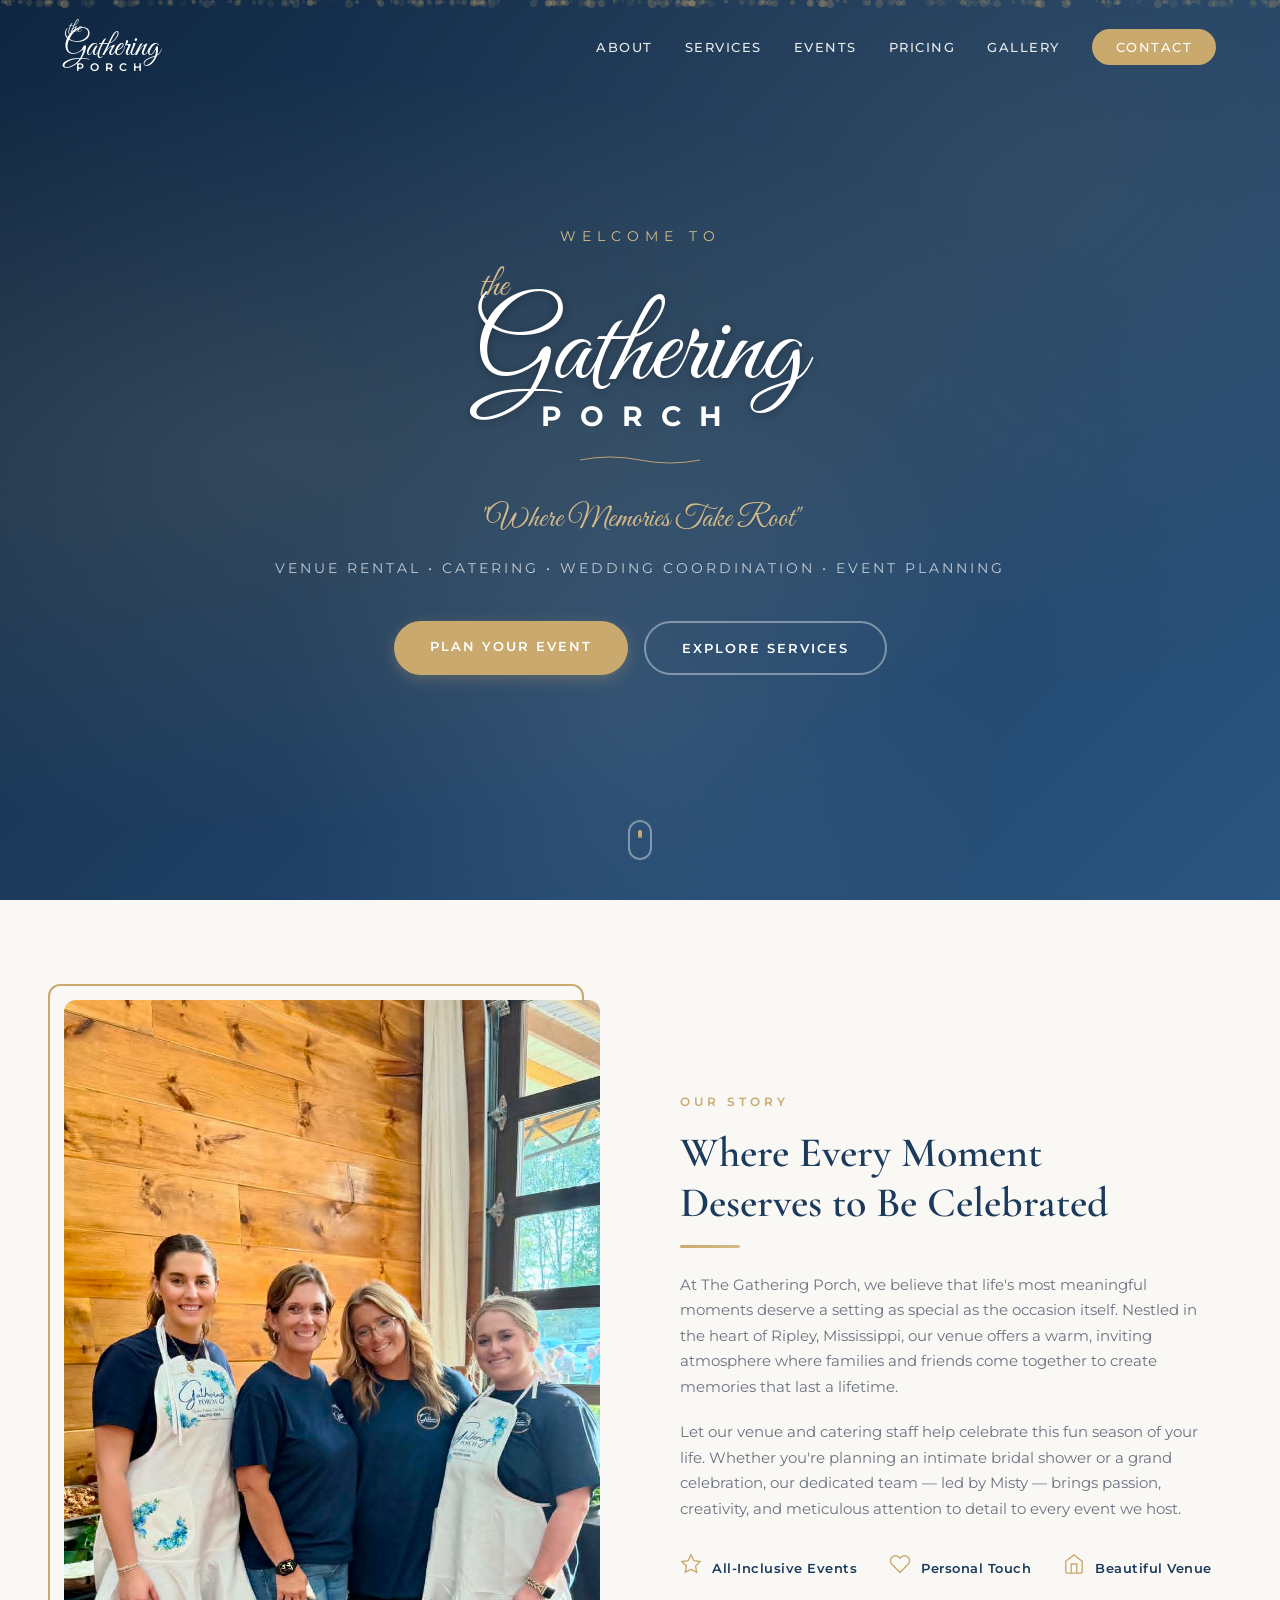
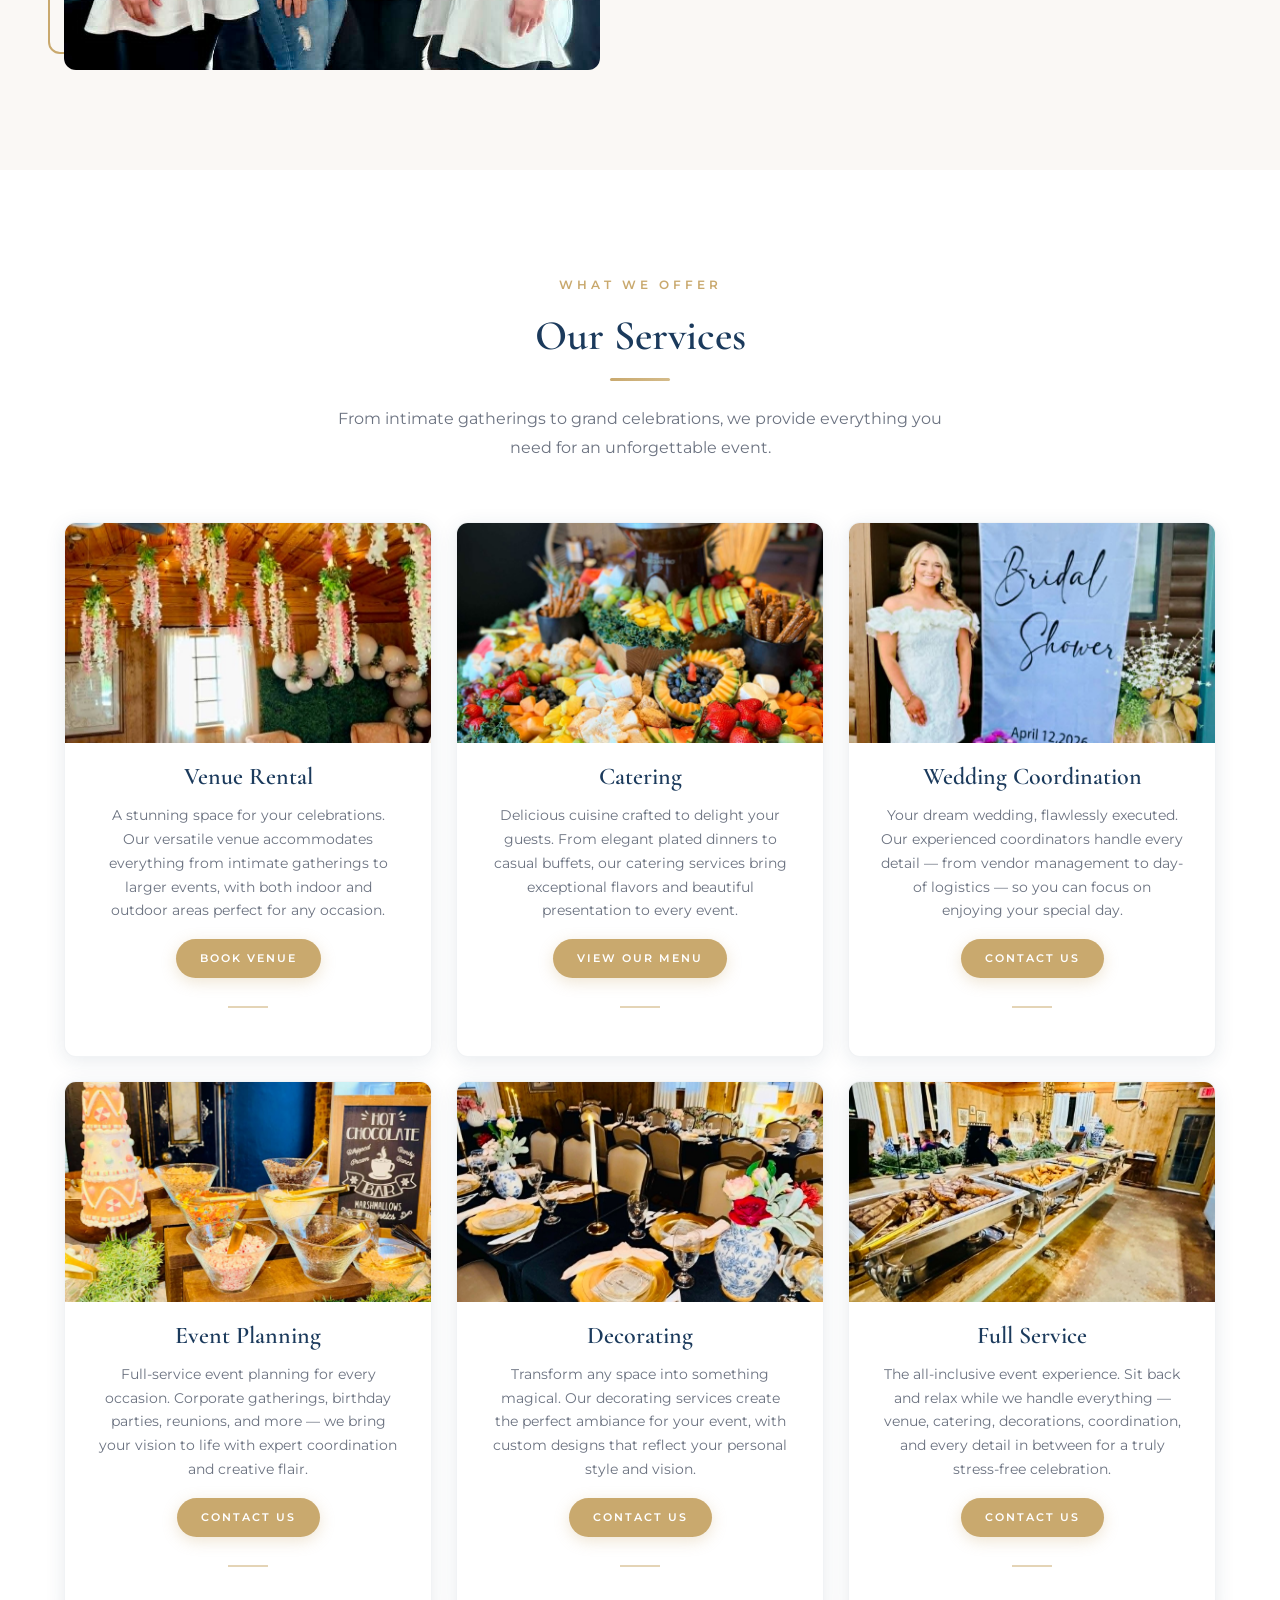
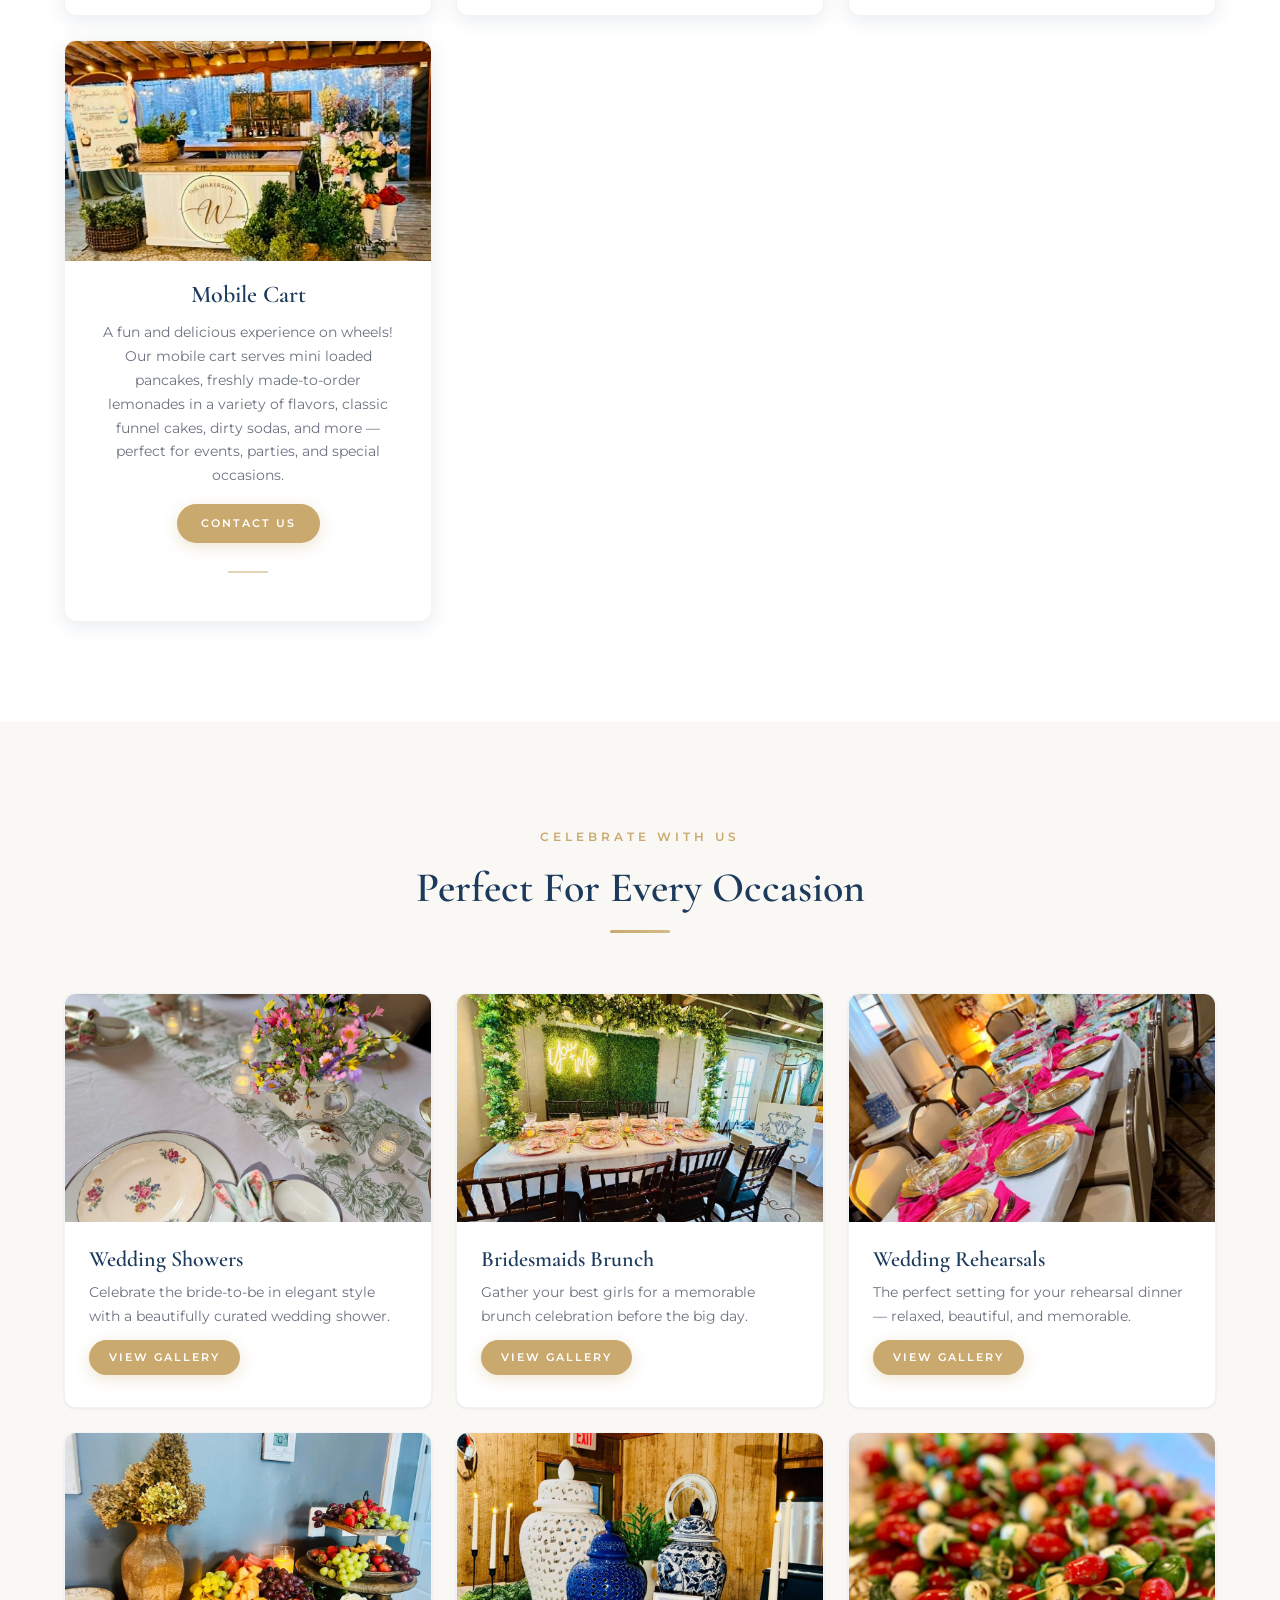
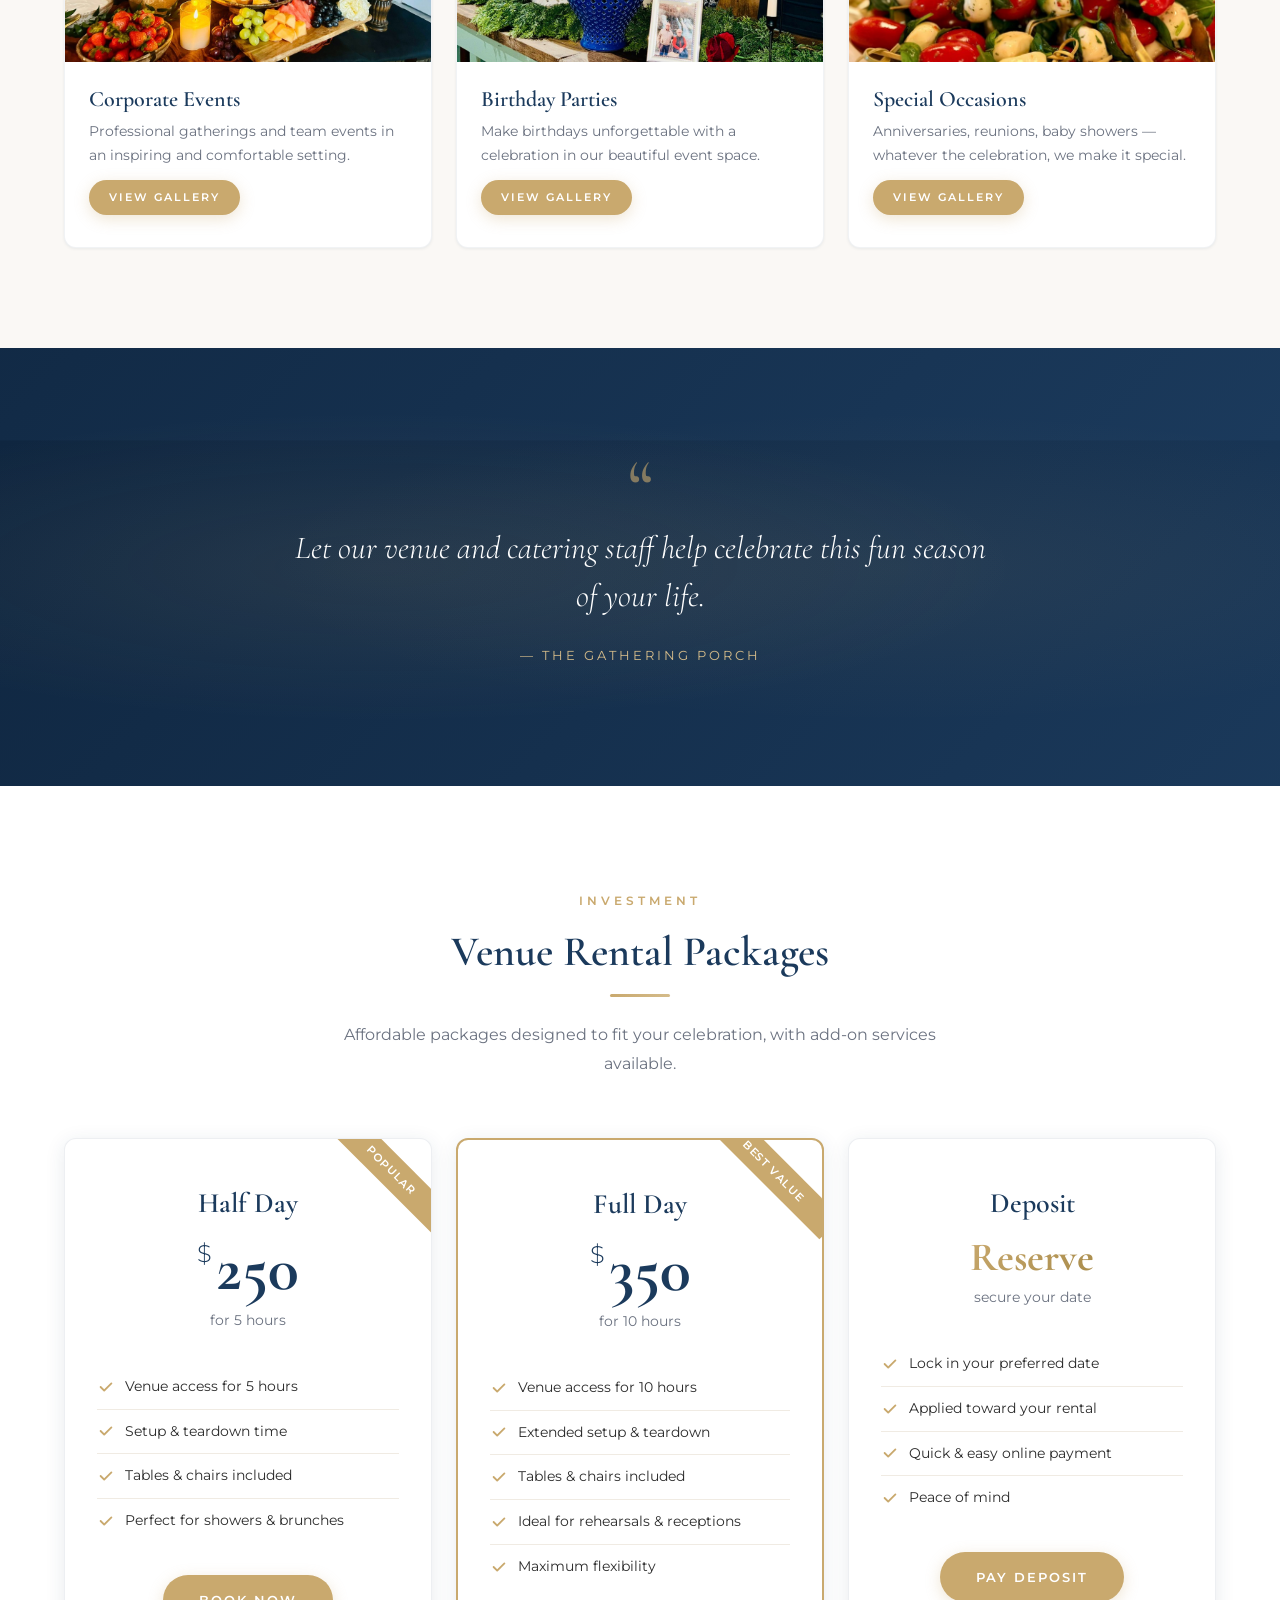
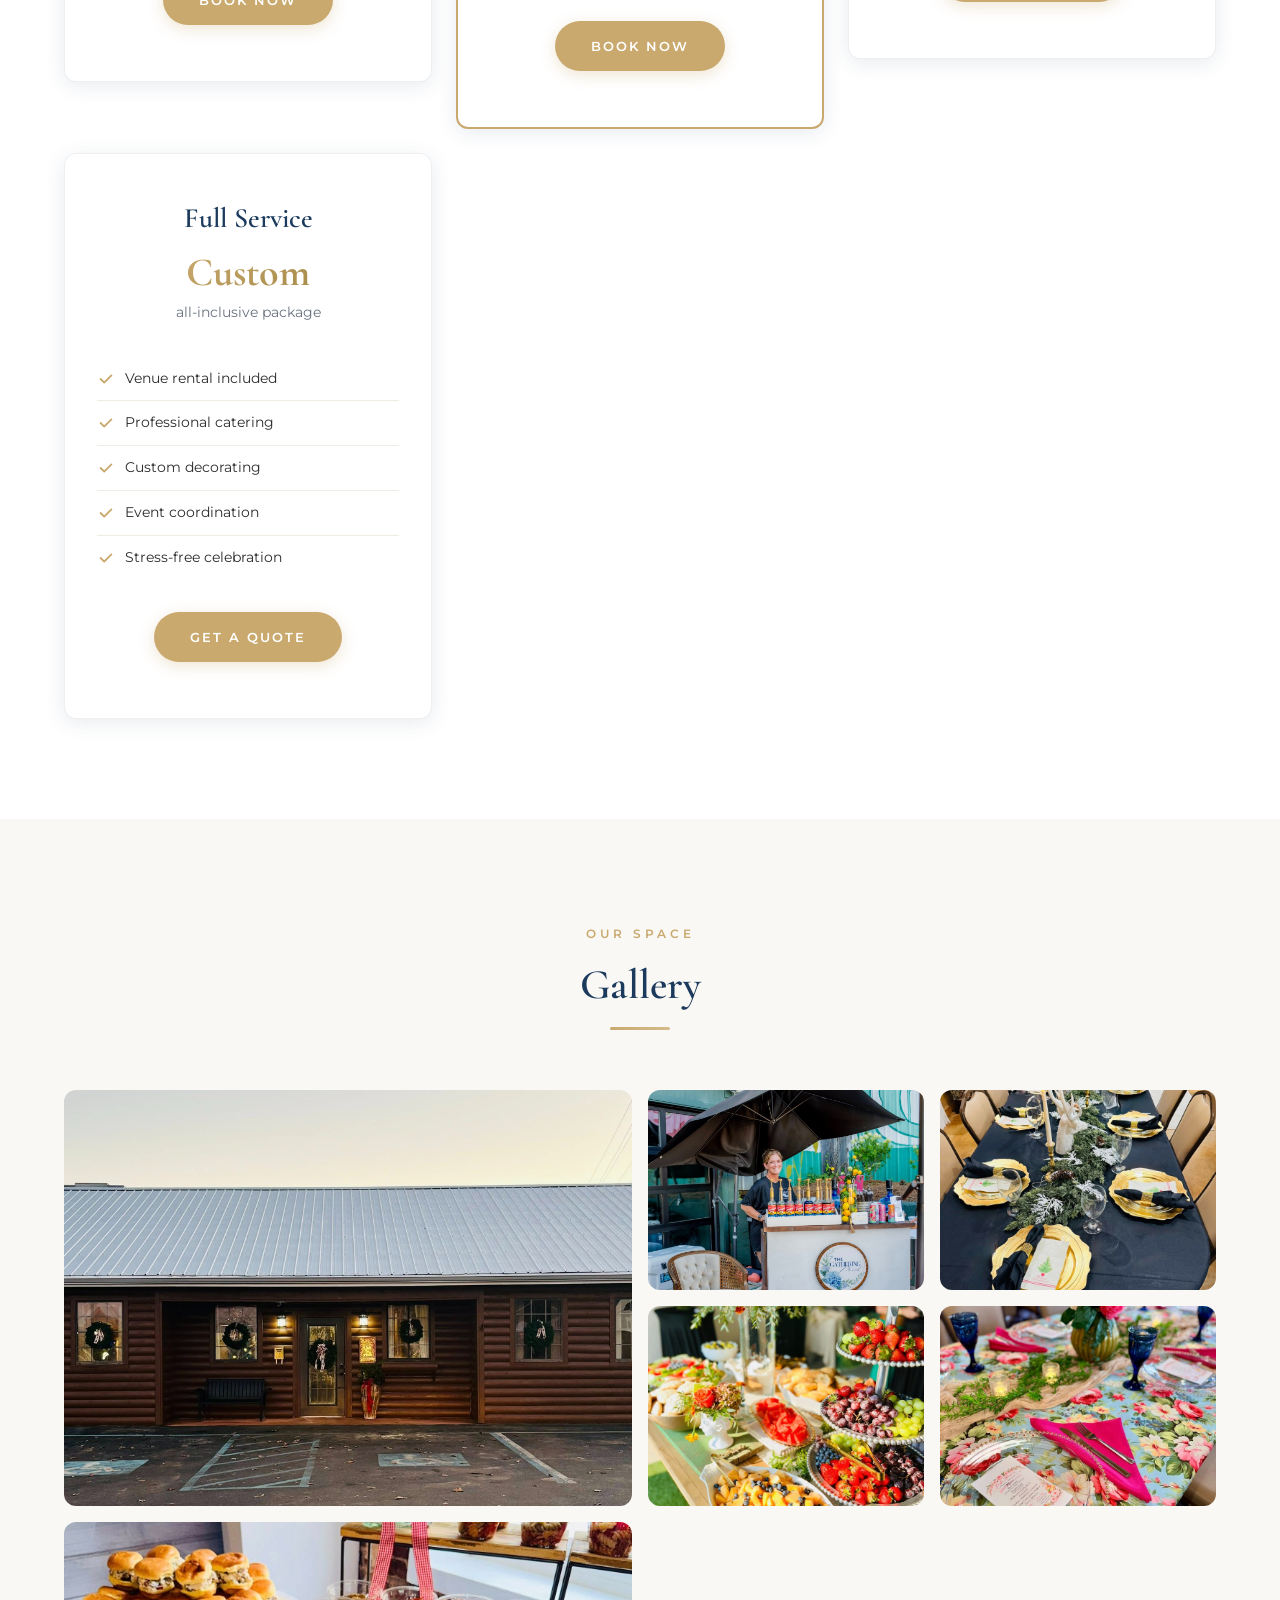
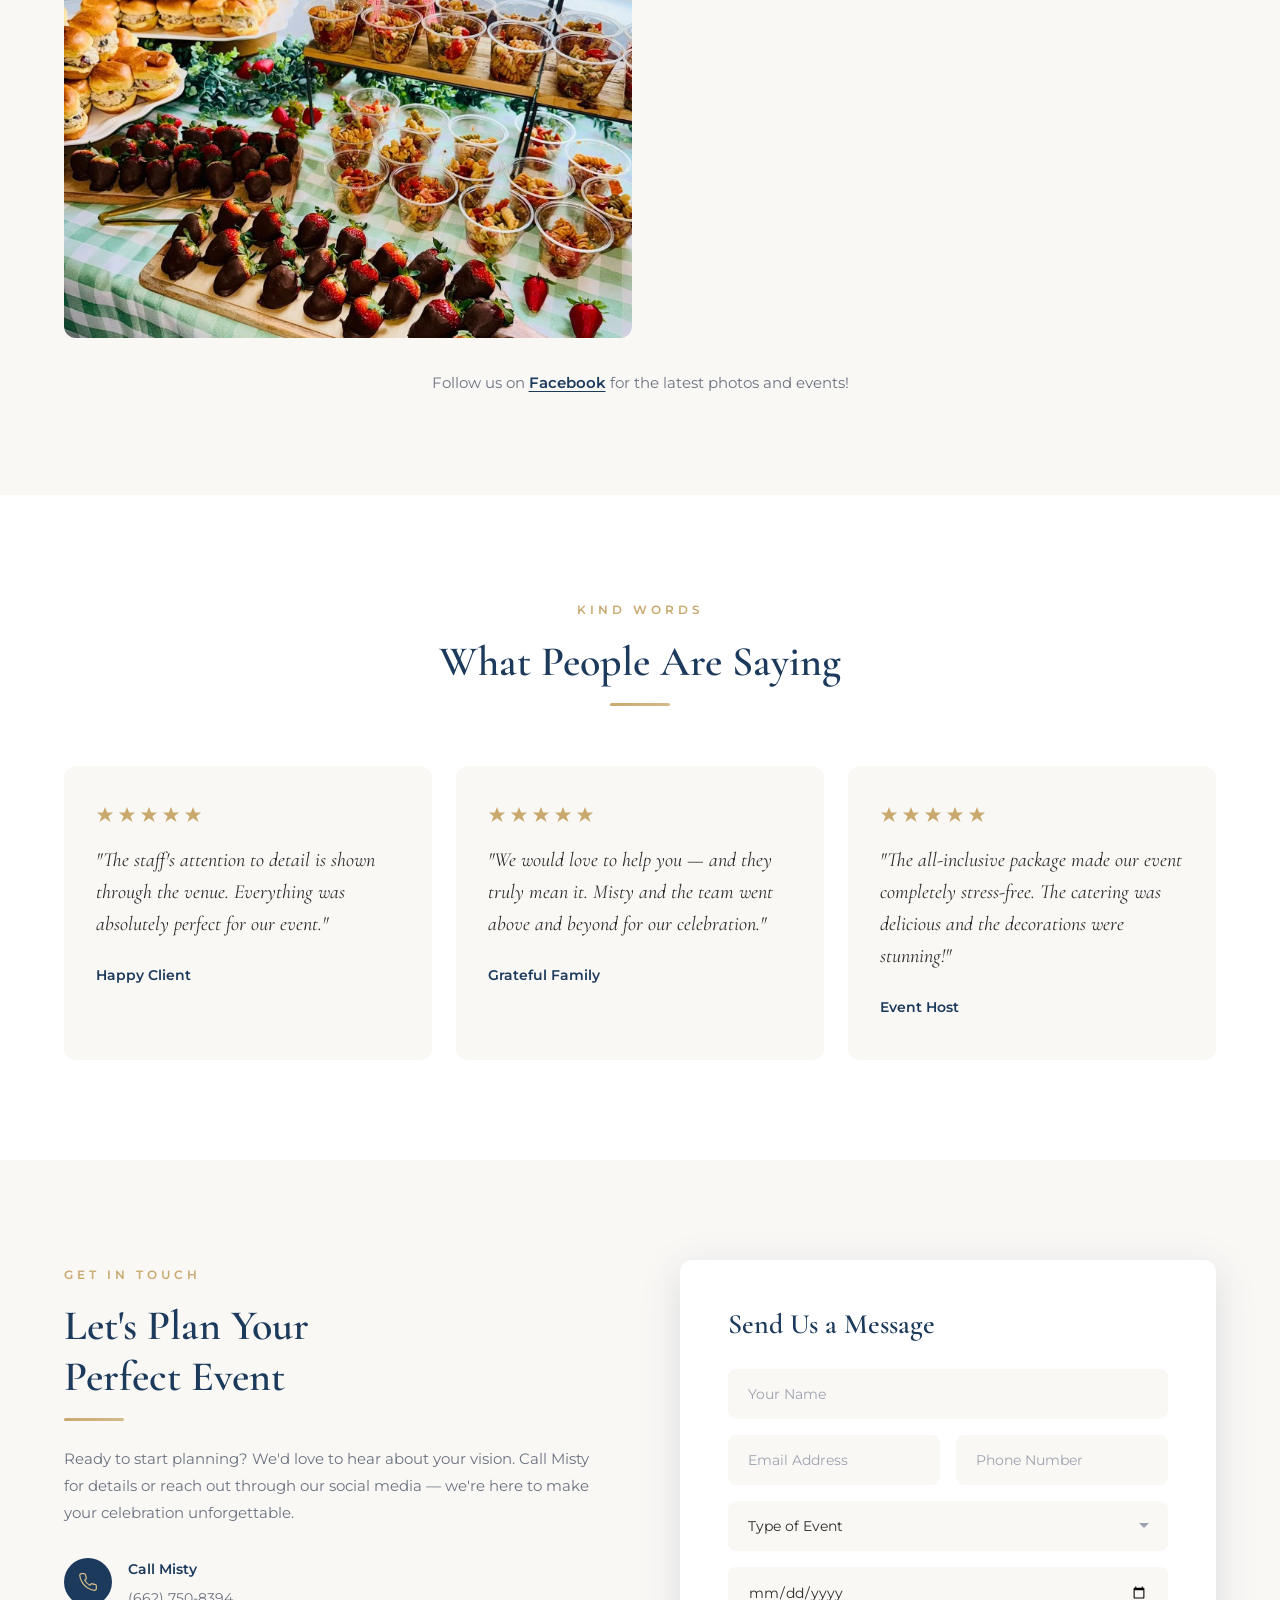
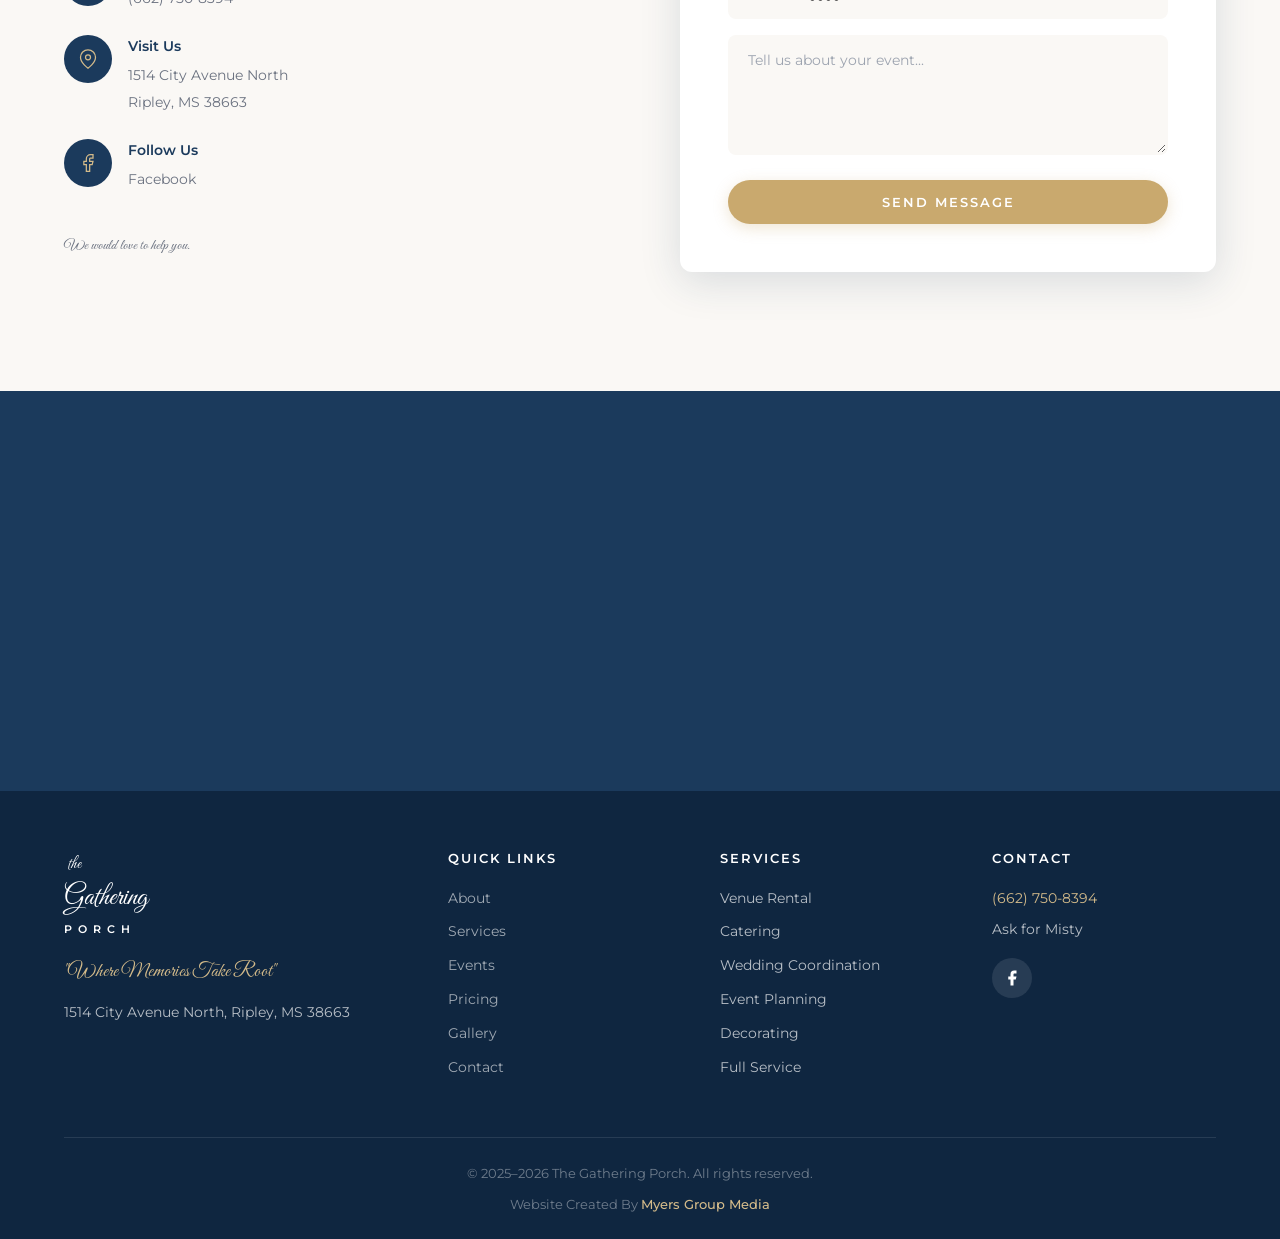
<file: index.html>
<!DOCTYPE html>
<html lang="en">
<head>
  <meta charset="UTF-8">
  <meta name="viewport" content="width=device-width, initial-scale=1.0">

  <!-- Primary SEO -->
  <title>The Gathering Porch Ripley | Venue Rental, Catering & Wedding Coordination — Ripley, MS</title>
  <meta name="description" content="The Gathering Porch in Ripley, MS — premier venue rental, catering, wedding coordination & event planning. Book your wedding shower, bridesmaids brunch, rehearsal dinner or special event. Call Misty (662) 750-8394.">
  <meta name="keywords" content="Gathering Porch, Gathering Porch Ripley, The Gathering Porch, Ripley MS venue, venue rental Ripley Mississippi, catering Ripley MS, wedding coordinator Ripley, event planning Ripley MS, Mississippi wedding venue, wedding shower venue, bridesmaids brunch Ripley, rehearsal dinner venue, event venue Tippah County, Ripley Mississippi events, affordable venue rental Mississippi">
  <meta name="author" content="The Gathering Porch">
  <meta name="robots" content="index, follow">
  <link rel="canonical" href="https://gatheringporchripley.com/">

  <!-- Open Graph / Facebook -->
  <meta property="og:type" content="website">
  <meta property="og:url" content="https://gatheringporchripley.com/">
  <meta property="og:title" content="The Gathering Porch — Where Memories Take Root | Ripley, MS">
  <meta property="og:description" content="Premier venue rental, catering, wedding coordination & event planning in Ripley, Mississippi. Wedding showers, bridesmaids brunches, rehearsal dinners & more. Call Misty (662) 750-8394.">
  <meta property="og:image" content="https://gatheringporchripley.com/og-image.png">
  <meta property="og:image:width" content="1200">
  <meta property="og:image:height" content="630">
  <meta property="og:image:alt" content="The Gathering Porch — Venue Rental, Catering & Event Planning in Ripley, Mississippi">
  <meta property="og:site_name" content="The Gathering Porch">
  <meta property="og:locale" content="en_US">

  <!-- Twitter Card -->
  <meta name="twitter:card" content="summary_large_image">
  <meta name="twitter:title" content="The Gathering Porch — Where Memories Take Root | Ripley, MS">
  <meta name="twitter:description" content="Premier venue rental, catering, wedding coordination & event planning in Ripley, Mississippi.">
  <meta name="twitter:image" content="https://gatheringporchripley.com/og-image.png">

  <!-- Geo/Local SEO -->
  <meta name="geo.region" content="US-MS">
  <meta name="geo.placename" content="Ripley, Mississippi">
  <meta name="geo.position" content="34.7300;-88.9500">
  <meta name="ICBM" content="34.7300, -88.9500">

  <!-- Structured Data / JSON-LD -->
  <script type="application/ld+json">
  {
    "@context": "https://schema.org",
    "@type": "EventVenue",
    "name": "The Gathering Porch",
    "alternateName": "Gathering Porch Ripley",
    "description": "Premier venue rental, catering, wedding coordination and event planning in Ripley, Mississippi. Where Memories Take Root.",
    "url": "https://gatheringporchripley.com",
    "telephone": "+16627508394",
    "address": {
      "@type": "PostalAddress",
      "streetAddress": "1514 City Avenue North",
      "addressLocality": "Ripley",
      "addressRegion": "MS",
      "postalCode": "38663",
      "addressCountry": "US"
    },
    "geo": {
      "@type": "GeoCoordinates",
      "latitude": 34.7300,
      "longitude": -88.9500
    },
    "image": "https://gatheringporchripley.com/og-image.png",
    "sameAs": [
      "https://www.facebook.com/p/The-Gathering-Porch-61575511894555/"
    ],
    "openingHoursSpecification": {
      "@type": "OpeningHoursSpecification",
      "dayOfWeek": ["Monday","Tuesday","Wednesday","Thursday","Friday","Saturday","Sunday"],
      "opens": "08:00",
      "closes": "22:00"
    },
    "priceRange": "$250-$350",
    "makesOffer": [
      {
        "@type": "Offer",
        "name": "Half Day Venue Rental",
        "description": "Venue rental for 5 hours including tables and chairs",
        "price": "250.00",
        "priceCurrency": "USD"
      },
      {
        "@type": "Offer",
        "name": "Full Day Venue Rental",
        "description": "Venue rental for 10 hours including tables and chairs",
        "price": "350.00",
        "priceCurrency": "USD"
      }
    ],
    "hasOfferCatalog": {
      "@type": "OfferCatalog",
      "name": "Services",
      "itemListElement": [
        {"@type": "OfferCatalog", "name": "Venue Rental"},
        {"@type": "OfferCatalog", "name": "Catering"},
        {"@type": "OfferCatalog", "name": "Wedding Coordination"},
        {"@type": "OfferCatalog", "name": "Event Planning"},
        {"@type": "OfferCatalog", "name": "Decorating"},
        {"@type": "OfferCatalog", "name": "Full Service Events"}
      ]
    }
  }
  </script>

  <link rel="preconnect" href="https://fonts.googleapis.com">
  <link rel="preconnect" href="https://fonts.gstatic.com" crossorigin>
  <link href="https://fonts.googleapis.com/css2?family=Cormorant+Garamond:ital,wght@0,300;0,400;0,500;0,600;0,700;1,300;1,400;1,500;1,600;1,700&family=Montserrat:wght@300;400;500;600;700&family=Great+Vibes&display=swap" rel="stylesheet">
  <link rel="stylesheet" href="styles.css">
</head>
<body>

  <!-- Navigation -->
  <nav class="navbar" id="navbar">
    <div class="nav-container">
      <a href="#hero" class="nav-logo">
        <span class="nav-logo-the">the</span>
        <span class="nav-logo-main">Gathering</span>
        <span class="nav-logo-sub">PORCH</span>
      </a>
      <button class="nav-toggle" id="navToggle" aria-label="Toggle navigation">
        <span></span><span></span><span></span>
      </button>
      <ul class="nav-menu" id="navMenu">
        <li><a href="#about">About</a></li>
        <li><a href="#services">Services</a></li>
        <li><a href="#events">Events</a></li>
        <li><a href="#pricing">Pricing</a></li>
        <li><a href="#gallery">Gallery</a></li>
        <li><a href="#contact" class="nav-cta">Contact</a></li>
      </ul>
    </div>
  </nav>

  <!-- Hero Section -->
  <section class="hero" id="hero">
    <div class="hero-overlay"></div>
    <div class="hero-particles" id="heroParticles"></div>
    <div class="hero-content">
      <p class="hero-prelude">Welcome to</p>
      <h1 class="hero-title">
        <span class="hero-the">the</span>
        <span class="hero-gathering">Gathering</span>
        <span class="hero-porch">PORCH</span>
      </h1>
      <div class="hero-divider">
        <svg viewBox="0 0 200 20" class="hero-flourish">
          <path d="M0,10 Q50,0 100,10 Q150,20 200,10" fill="none" stroke="currentColor" stroke-width="1.5"/>
        </svg>
      </div>
      <p class="hero-tagline">"Where Memories Take Root"</p>
      <p class="hero-subtitle">Venue Rental &bull; Catering &bull; Wedding Coordination &bull; Event Planning</p>
      <div class="hero-actions">
        <a href="#contact" class="btn btn-primary">Plan Your Event</a>
        <a href="#services" class="btn btn-outline">Explore Services</a>
      </div>
    </div>
    <div class="hero-scroll">
      <a href="#about" aria-label="Scroll down">
        <div class="scroll-indicator">
          <div class="scroll-dot"></div>
        </div>
      </a>
    </div>
  </section>

  <!-- About Section -->
  <section class="section about" id="about">
    <div class="container">
      <div class="about-grid">
        <div class="about-image" data-animate="fade-right">
          <div class="image-frame">
            <div class="image-placeholder about-placeholder" style="background: none;">
              <img src="about-image.jpg?v=3" alt="The Gathering Porch team" style="width: 100%; height: 100%; object-fit: cover; object-position: center;">
            </div>
          </div>
        </div>
        <div class="about-content" data-animate="fade-left">
          <span class="section-label">Our Story</span>
          <h2 class="section-title">Where Every Moment<br>Deserves to Be Celebrated</h2>
          <div class="title-accent"></div>
          <p>At The Gathering Porch, we believe that life's most meaningful moments deserve a setting as special as the occasion itself. Nestled in the heart of Ripley, Mississippi, our venue offers a warm, inviting atmosphere where families and friends come together to create memories that last a lifetime.</p>
          <p>Let our venue and catering staff help celebrate this fun season of your life. Whether you're planning an intimate bridal shower or a grand celebration, our dedicated team — led by Misty — brings passion, creativity, and meticulous attention to detail to every event we host.</p>
          <div class="about-stats">
            <div class="stat">
              <span class="stat-icon">
                <svg viewBox="0 0 24 24" fill="none" stroke="currentColor" stroke-width="1.5"><path d="M12 2L15.09 8.26L22 9.27L17 14.14L18.18 21.02L12 17.77L5.82 21.02L7 14.14L2 9.27L8.91 8.26L12 2Z"/></svg>
              </span>
              <span class="stat-text">All-Inclusive Events</span>
            </div>
            <div class="stat">
              <span class="stat-icon">
                <svg viewBox="0 0 24 24" fill="none" stroke="currentColor" stroke-width="1.5"><path d="M20.84 4.61a5.5 5.5 0 0 0-7.78 0L12 5.67l-1.06-1.06a5.5 5.5 0 0 0-7.78 7.78l1.06 1.06L12 21.23l7.78-7.78 1.06-1.06a5.5 5.5 0 0 0 0-7.78z"/></svg>
              </span>
              <span class="stat-text">Personal Touch</span>
            </div>
            <div class="stat">
              <span class="stat-icon">
                <svg viewBox="0 0 24 24" fill="none" stroke="currentColor" stroke-width="1.5"><path d="M3 9l9-7 9 7v11a2 2 0 0 1-2 2H5a2 2 0 0 1-2-2z"/><polyline points="9 22 9 12 15 12 15 22"/></svg>
              </span>
              <span class="stat-text">Beautiful Venue</span>
            </div>
          </div>
        </div>
      </div>
    </div>
  </section>

  <!-- Services Section -->
  <section class="section services" id="services">
    <div class="services-bg"></div>
    <div class="container">
      <div class="section-header" data-animate="fade-up">
        <span class="section-label">What We Offer</span>
        <h2 class="section-title">Our Services</h2>
        <div class="title-accent center"></div>
        <p class="section-description">From intimate gatherings to grand celebrations, we provide everything you need for an unforgettable event.</p>
      </div>
      <div class="services-grid">
        <div class="service-card" data-animate="fade-up" data-delay="0">
          <div class="service-image">
            <img src="venue-rental.jpg" alt="The Gathering Porch venue interior with hanging floral decorations and elegant seating" loading="lazy">
          </div>
          <h3>Venue Rental</h3>
          <p>A stunning space for your celebrations. Our versatile venue accommodates everything from intimate gatherings to larger events, with both indoor and outdoor areas perfect for any occasion.</p>
          <a href="venue-rental.html" class="btn btn-primary service-btn">Book Venue</a>
          <div class="service-accent"></div>
        </div>
        <div class="service-card" data-animate="fade-up" data-delay="100">
          <div class="service-image">
            <img src="catering.jpg" alt="Chocolate fountain with fresh fruit and treats catering display" loading="lazy">
          </div>
          <h3>Catering</h3>
          <p>Delicious cuisine crafted to delight your guests. From elegant plated dinners to casual buffets, our catering services bring exceptional flavors and beautiful presentation to every event.</p>
          <a href="menu.html" class="btn btn-primary service-btn">View Our Menu</a>
          <div class="service-accent"></div>
        </div>
        <div class="service-card" data-animate="fade-up" data-delay="200">
          <div class="service-image">
            <img src="wedding-coordination.jpg" alt="Woman standing next to a Welcome to Madison's Bridal Shower sign" loading="lazy">
          </div>
          <h3>Wedding Coordination</h3>
          <p>Your dream wedding, flawlessly executed. Our experienced coordinators handle every detail — from vendor management to day-of logistics — so you can focus on enjoying your special day.</p>
          <a href="#contact" class="btn btn-primary service-btn">Contact Us</a>
          <div class="service-accent"></div>
        </div>
        <div class="service-card" data-animate="fade-up" data-delay="300">
          <div class="service-image">
            <img src="event-planning.jpg" alt="A hot chocolate bar setup for an event" loading="lazy">
          </div>
          <h3>Event Planning</h3>
          <p>Full-service event planning for every occasion. Corporate gatherings, birthday parties, reunions, and more — we bring your vision to life with expert coordination and creative flair.</p>
          <a href="#contact" class="btn btn-primary service-btn">Contact Us</a>
          <div class="service-accent"></div>
        </div>
        <div class="service-card" data-animate="fade-up" data-delay="400">
          <div class="service-image">
            <img src="decorating.jpg" alt="A beautifully decorated table setting with flowers, candles, and elegant plates" loading="lazy">
          </div>
          <h3>Decorating</h3>
          <p>Transform any space into something magical. Our decorating services create the perfect ambiance for your event, with custom designs that reflect your personal style and vision.</p>
          <a href="#contact" class="btn btn-primary service-btn">Contact Us</a>
          <div class="service-accent"></div>
        </div>
        <div class="service-card" data-animate="fade-up" data-delay="500">
          <div class="service-image">
            <img src="full-service.jpg" alt="A catering buffet setup for a full service event" loading="lazy">
          </div>
          <h3>Full Service</h3>
          <p>The all-inclusive event experience. Sit back and relax while we handle everything — venue, catering, decorations, coordination, and every detail in between for a truly stress-free celebration.</p>
          <a href="#contact" class="btn btn-primary service-btn">Contact Us</a>
          <div class="service-accent"></div>
        </div>
        <div class="service-card" data-animate="fade-up" data-delay="600">
          <div class="service-image">
            <img src="mobile-cart.jpg" alt="A beautifully decorated mobile beverage cart set up for an event" loading="lazy">
          </div>
          <h3>Mobile Cart</h3>
          <p>A fun and delicious experience on wheels! Our mobile cart serves mini loaded pancakes, freshly made-to-order lemonades in a variety of flavors, classic funnel cakes, dirty sodas, and more — perfect for events, parties, and special occasions.</p>
          <a href="#contact" class="btn btn-primary service-btn">Contact Us</a>
          <div class="service-accent"></div>
        </div>
      </div>
    </div>
  </section>

  <!-- Events Section -->
  <section class="section events" id="events">
    <div class="container">
      <div class="section-header" data-animate="fade-up">
        <span class="section-label">Celebrate With Us</span>
        <h2 class="section-title">Perfect For Every Occasion</h2>
        <div class="title-accent center"></div>
      </div>
      <div class="events-grid">
        <div class="event-card" data-animate="fade-up" data-delay="0">
          <div class="event-image">
            <img src="wedding-shower.jpg" alt="Elegant wedding shower table setting with vintage china, wildflowers, and candlelight" loading="lazy">
          </div>
          <div class="event-content">
            <h3>Wedding Showers</h3>
            <p>Celebrate the bride-to-be in elegant style with a beautifully curated wedding shower.</p>
            <a href="wedding-showers.html" class="btn btn-primary event-btn">View Gallery</a>
          </div>
        </div>
        <div class="event-card" data-animate="fade-up" data-delay="100">
          <div class="event-image">
            <img src="brunch-1.jpg" alt="Long elegant table setting with a You + Me neon sign and boxwood backdrop" loading="lazy">
          </div>
          <div class="event-content">
            <h3>Bridesmaids Brunch</h3>
            <p>Gather your best girls for a memorable brunch celebration before the big day.</p>
            <a href="bridesmaids-brunch.html" class="btn btn-primary event-btn">View Gallery</a>
          </div>
        </div>
        <div class="event-card" data-animate="fade-up" data-delay="200">
          <div class="event-image">
            <img src="rehearsal-1.jpg" alt="Long table setting with pink runners and floral tablecloths" loading="lazy">
          </div>
          <div class="event-content">
            <h3>Wedding Rehearsals</h3>
            <p>The perfect setting for your rehearsal dinner — relaxed, beautiful, and memorable.</p>
            <a href="wedding-rehearsals.html" class="btn btn-primary event-btn">View Gallery</a>
          </div>
        </div>
        <div class="event-card" data-animate="fade-up" data-delay="300">
          <div class="event-image">
            <img src="corporate-1.jpg" alt="Fruit, cheese, and charcuterie spread with grapes, melon, and strawberries" loading="lazy">
          </div>
          <div class="event-content">
            <h3>Corporate Events</h3>
            <p>Professional gatherings and team events in an inspiring and comfortable setting.</p>
            <a href="corporate-events.html" class="btn btn-primary event-btn">View Gallery</a>
          </div>
        </div>
        <div class="event-card" data-animate="fade-up" data-delay="400">
          <div class="event-image">
            <img src="birthday-1.jpg" alt="80th birthday welcome sign and cake" loading="lazy">
          </div>
          <div class="event-content">
            <h3>Birthday Parties</h3>
            <p>Make birthdays unforgettable with a celebration in our beautiful event space.</p>
            <a href="birthday-parties.html" class="btn btn-primary event-btn">View Gallery</a>
          </div>
        </div>
        <div class="event-card" data-animate="fade-up" data-delay="500">
          <div class="event-image">
            <img src="special-1.jpg" alt="Caprese salad skewers with cherry tomatoes, mozzarella, and basil" loading="lazy">
          </div>
          <div class="event-content">
            <h3>Special Occasions</h3>
            <p>Anniversaries, reunions, baby showers — whatever the celebration, we make it special.</p>
            <a href="special-occasions.html" class="btn btn-primary event-btn">View Gallery</a>
          </div>
        </div>
      </div>
    </div>
  </section>

  <!-- Parallax Quote -->
  <section class="parallax-quote">
    <div class="parallax-overlay"></div>
    <div class="container">
      <blockquote data-animate="fade-up">
        <span class="quote-mark">&ldquo;</span>
        <p>Let our venue and catering staff help celebrate this fun season of your life.</p>
        <footer>— The Gathering Porch</footer>
      </blockquote>
    </div>
  </section>

  <!-- Pricing Section -->
  <section class="section pricing" id="pricing">
    <div class="container">
      <div class="section-header" data-animate="fade-up">
        <span class="section-label">Investment</span>
        <h2 class="section-title">Venue Rental Packages</h2>
        <div class="title-accent center"></div>
        <p class="section-description">Affordable packages designed to fit your celebration, with add-on services available.</p>
      </div>
      <div class="pricing-grid">
        <div class="pricing-card" data-animate="fade-up" data-delay="0">
          <div class="pricing-ribbon">Popular</div>
          <h3>Half Day</h3>
          <div class="pricing-amount">
            <span class="currency">$</span>
            <span class="price">250</span>
          </div>
          <p class="pricing-duration">for 5 hours</p>
          <ul class="pricing-features">
            <li>
              <svg viewBox="0 0 20 20" fill="currentColor"><path d="M16.707 5.293a1 1 0 010 1.414l-8 8a1 1 0 01-1.414 0l-4-4a1 1 0 011.414-1.414L8 12.586l7.293-7.293a1 1 0 011.414 0z"/></svg>
              Venue access for 5 hours
            </li>
            <li>
              <svg viewBox="0 0 20 20" fill="currentColor"><path d="M16.707 5.293a1 1 0 010 1.414l-8 8a1 1 0 01-1.414 0l-4-4a1 1 0 011.414-1.414L8 12.586l7.293-7.293a1 1 0 011.414 0z"/></svg>
              Setup &amp; teardown time
            </li>
            <li>
              <svg viewBox="0 0 20 20" fill="currentColor"><path d="M16.707 5.293a1 1 0 010 1.414l-8 8a1 1 0 01-1.414 0l-4-4a1 1 0 011.414-1.414L8 12.586l7.293-7.293a1 1 0 011.414 0z"/></svg>
              Tables &amp; chairs included
            </li>
            <li>
              <svg viewBox="0 0 20 20" fill="currentColor"><path d="M16.707 5.293a1 1 0 010 1.414l-8 8a1 1 0 01-1.414 0l-4-4a1 1 0 011.414-1.414L8 12.586l7.293-7.293a1 1 0 011.414 0z"/></svg>
              Perfect for showers &amp; brunches
            </li>
          </ul>
          <a href="https://checkout.square.site/merchant/ML8C0TZ2ME3C3/checkout/OUR427HUZ4KGFQJZJCZCHUVI?src=sheet" target="_blank" rel="noopener" class="btn btn-primary">Book Now</a>
        </div>
        <div class="pricing-card featured" data-animate="fade-up" data-delay="150">
          <div class="pricing-ribbon">Best Value</div>
          <h3>Full Day</h3>
          <div class="pricing-amount">
            <span class="currency">$</span>
            <span class="price">350</span>
          </div>
          <p class="pricing-duration">for 10 hours</p>
          <ul class="pricing-features">
            <li>
              <svg viewBox="0 0 20 20" fill="currentColor"><path d="M16.707 5.293a1 1 0 010 1.414l-8 8a1 1 0 01-1.414 0l-4-4a1 1 0 011.414-1.414L8 12.586l7.293-7.293a1 1 0 011.414 0z"/></svg>
              Venue access for 10 hours
            </li>
            <li>
              <svg viewBox="0 0 20 20" fill="currentColor"><path d="M16.707 5.293a1 1 0 010 1.414l-8 8a1 1 0 01-1.414 0l-4-4a1 1 0 011.414-1.414L8 12.586l7.293-7.293a1 1 0 011.414 0z"/></svg>
              Extended setup &amp; teardown
            </li>
            <li>
              <svg viewBox="0 0 20 20" fill="currentColor"><path d="M16.707 5.293a1 1 0 010 1.414l-8 8a1 1 0 01-1.414 0l-4-4a1 1 0 011.414-1.414L8 12.586l7.293-7.293a1 1 0 011.414 0z"/></svg>
              Tables &amp; chairs included
            </li>
            <li>
              <svg viewBox="0 0 20 20" fill="currentColor"><path d="M16.707 5.293a1 1 0 010 1.414l-8 8a1 1 0 01-1.414 0l-4-4a1 1 0 011.414-1.414L8 12.586l7.293-7.293a1 1 0 011.414 0z"/></svg>
              Ideal for rehearsals &amp; receptions
            </li>
            <li>
              <svg viewBox="0 0 20 20" fill="currentColor"><path d="M16.707 5.293a1 1 0 010 1.414l-8 8a1 1 0 01-1.414 0l-4-4a1 1 0 011.414-1.414L8 12.586l7.293-7.293a1 1 0 011.414 0z"/></svg>
              Maximum flexibility
            </li>
          </ul>
          <a href="https://checkout.square.site/merchant/ML8C0TZ2ME3C3/checkout/XFKM3N6PQBIZUSWVGMMUBPYK?src=sheet" target="_blank" rel="noopener" class="btn btn-primary">Book Now</a>
        </div>
        <div class="pricing-card" data-animate="fade-up" data-delay="300">
          <h3>Deposit</h3>
          <div class="pricing-amount">
            <span class="price custom">Reserve</span>
          </div>
          <p class="pricing-duration">secure your date</p>
          <ul class="pricing-features">
            <li>
              <svg viewBox="0 0 20 20" fill="currentColor"><path d="M16.707 5.293a1 1 0 010 1.414l-8 8a1 1 0 01-1.414 0l-4-4a1 1 0 011.414-1.414L8 12.586l7.293-7.293a1 1 0 011.414 0z"/></svg>
              Lock in your preferred date
            </li>
            <li>
              <svg viewBox="0 0 20 20" fill="currentColor"><path d="M16.707 5.293a1 1 0 010 1.414l-8 8a1 1 0 01-1.414 0l-4-4a1 1 0 011.414-1.414L8 12.586l7.293-7.293a1 1 0 011.414 0z"/></svg>
              Applied toward your rental
            </li>
            <li>
              <svg viewBox="0 0 20 20" fill="currentColor"><path d="M16.707 5.293a1 1 0 010 1.414l-8 8a1 1 0 01-1.414 0l-4-4a1 1 0 011.414-1.414L8 12.586l7.293-7.293a1 1 0 011.414 0z"/></svg>
              Quick &amp; easy online payment
            </li>
            <li>
              <svg viewBox="0 0 20 20" fill="currentColor"><path d="M16.707 5.293a1 1 0 010 1.414l-8 8a1 1 0 01-1.414 0l-4-4a1 1 0 011.414-1.414L8 12.586l7.293-7.293a1 1 0 011.414 0z"/></svg>
              Peace of mind
            </li>
          </ul>
          <a href="https://checkout.square.site/merchant/ML8C0TZ2ME3C3/checkout/47IAEABX7VNBGLWQZDGZLGRT?src=sheet" target="_blank" rel="noopener" class="btn btn-primary">Pay Deposit</a>
        </div>
        <div class="pricing-card" data-animate="fade-up" data-delay="450">
          <h3>Full Service</h3>
          <div class="pricing-amount">
            <span class="price custom">Custom</span>
          </div>
          <p class="pricing-duration">all-inclusive package</p>
          <ul class="pricing-features">
            <li>
              <svg viewBox="0 0 20 20" fill="currentColor"><path d="M16.707 5.293a1 1 0 010 1.414l-8 8a1 1 0 01-1.414 0l-4-4a1 1 0 011.414-1.414L8 12.586l7.293-7.293a1 1 0 011.414 0z"/></svg>
              Venue rental included
            </li>
            <li>
              <svg viewBox="0 0 20 20" fill="currentColor"><path d="M16.707 5.293a1 1 0 010 1.414l-8 8a1 1 0 01-1.414 0l-4-4a1 1 0 011.414-1.414L8 12.586l7.293-7.293a1 1 0 011.414 0z"/></svg>
              Professional catering
            </li>
            <li>
              <svg viewBox="0 0 20 20" fill="currentColor"><path d="M16.707 5.293a1 1 0 010 1.414l-8 8a1 1 0 01-1.414 0l-4-4a1 1 0 011.414-1.414L8 12.586l7.293-7.293a1 1 0 011.414 0z"/></svg>
              Custom decorating
            </li>
            <li>
              <svg viewBox="0 0 20 20" fill="currentColor"><path d="M16.707 5.293a1 1 0 010 1.414l-8 8a1 1 0 01-1.414 0l-4-4a1 1 0 011.414-1.414L8 12.586l7.293-7.293a1 1 0 011.414 0z"/></svg>
              Event coordination
            </li>
            <li>
              <svg viewBox="0 0 20 20" fill="currentColor"><path d="M16.707 5.293a1 1 0 010 1.414l-8 8a1 1 0 01-1.414 0l-4-4a1 1 0 011.414-1.414L8 12.586l7.293-7.293a1 1 0 011.414 0z"/></svg>
              Stress-free celebration
            </li>
          </ul>
          <a href="#contact" class="btn btn-primary">Get a Quote</a>
        </div>
      </div>
    </div>
  </section>

  <!-- Gallery Section -->
  <section class="section gallery" id="gallery">
    <div class="container">
      <div class="section-header" data-animate="fade-up">
        <span class="section-label">Our Space</span>
        <h2 class="section-title">Gallery</h2>
        <div class="title-accent center"></div>
      </div>
      <div class="gallery-grid" data-animate="fade-up">
        <div class="gallery-item large">
          <img src="venue-exterior.jpg" alt="The Gathering Porch venue exterior at dusk with wreaths on the windows" style="width: 100%; height: 100%; object-fit: cover; display: block;" loading="lazy">
        </div>
        <div class="gallery-item">
          <img src="event-setup.jpg" alt="A smiling staff member at an outdoor event setup with Torani syrups and fresh lemons" style="width: 100%; height: 100%; object-fit: cover; display: block;" loading="lazy">
        </div>
        <div class="gallery-item">
          <img src="table-settings.jpg" alt="An elegant table setting with a dark tablecloth, gold chargers, and festive winter decor" style="width: 100%; height: 100%; object-fit: cover; display: block;" loading="lazy">
        </div>
        <div class="gallery-item">
          <img src="catering-display.jpg" alt="A beautiful catering display with fruit skewers, watermelon, and floral arrangements" style="width: 100%; height: 100%; object-fit: cover; display: block;" loading="lazy">
        </div>
        <div class="gallery-item">
          <img src="decorations.jpg" alt="A beautifully decorated table with a floral tablecloth, pink napkins, and custom menus" style="width: 100%; height: 100%; object-fit: cover; display: block;" loading="lazy">
        </div>
        <div class="gallery-item large">
          <img src="celebration.jpg" alt="A lovely celebration setup with sandwiches, pasta salad cups, and chocolate covered strawberries" style="width: 100%; height: 100%; object-fit: cover; display: block;" loading="lazy">
        </div>
      </div>
      <p class="gallery-note" data-animate="fade-up">Follow us on <a href="https://www.facebook.com/p/The-Gathering-Porch-61575511894555/" target="_blank" rel="noopener">Facebook</a> for the latest photos and events!</p>
    </div>
  </section>

  <!-- Testimonials -->
  <section class="section testimonials">
    <div class="container">
      <div class="section-header" data-animate="fade-up">
        <span class="section-label">Kind Words</span>
        <h2 class="section-title">What People Are Saying</h2>
        <div class="title-accent center"></div>
      </div>
      <div class="testimonials-grid">
        <div class="testimonial-card" data-animate="fade-up" data-delay="0">
          <div class="testimonial-stars">
            <svg viewBox="0 0 20 20" fill="currentColor"><path d="M10 1l2.39 6.26H19l-5.19 4.24 2.39 6.26L10 13.52 3.81 17.76l2.39-6.26L1 7.26h6.61z"/></svg>
            <svg viewBox="0 0 20 20" fill="currentColor"><path d="M10 1l2.39 6.26H19l-5.19 4.24 2.39 6.26L10 13.52 3.81 17.76l2.39-6.26L1 7.26h6.61z"/></svg>
            <svg viewBox="0 0 20 20" fill="currentColor"><path d="M10 1l2.39 6.26H19l-5.19 4.24 2.39 6.26L10 13.52 3.81 17.76l2.39-6.26L1 7.26h6.61z"/></svg>
            <svg viewBox="0 0 20 20" fill="currentColor"><path d="M10 1l2.39 6.26H19l-5.19 4.24 2.39 6.26L10 13.52 3.81 17.76l2.39-6.26L1 7.26h6.61z"/></svg>
            <svg viewBox="0 0 20 20" fill="currentColor"><path d="M10 1l2.39 6.26H19l-5.19 4.24 2.39 6.26L10 13.52 3.81 17.76l2.39-6.26L1 7.26h6.61z"/></svg>
          </div>
          <p>"The staff's attention to detail is shown through the venue. Everything was absolutely perfect for our event."</p>
          <div class="testimonial-author">
            <span class="author-name">Happy Client</span>
          </div>
        </div>
        <div class="testimonial-card" data-animate="fade-up" data-delay="150">
          <div class="testimonial-stars">
            <svg viewBox="0 0 20 20" fill="currentColor"><path d="M10 1l2.39 6.26H19l-5.19 4.24 2.39 6.26L10 13.52 3.81 17.76l2.39-6.26L1 7.26h6.61z"/></svg>
            <svg viewBox="0 0 20 20" fill="currentColor"><path d="M10 1l2.39 6.26H19l-5.19 4.24 2.39 6.26L10 13.52 3.81 17.76l2.39-6.26L1 7.26h6.61z"/></svg>
            <svg viewBox="0 0 20 20" fill="currentColor"><path d="M10 1l2.39 6.26H19l-5.19 4.24 2.39 6.26L10 13.52 3.81 17.76l2.39-6.26L1 7.26h6.61z"/></svg>
            <svg viewBox="0 0 20 20" fill="currentColor"><path d="M10 1l2.39 6.26H19l-5.19 4.24 2.39 6.26L10 13.52 3.81 17.76l2.39-6.26L1 7.26h6.61z"/></svg>
            <svg viewBox="0 0 20 20" fill="currentColor"><path d="M10 1l2.39 6.26H19l-5.19 4.24 2.39 6.26L10 13.52 3.81 17.76l2.39-6.26L1 7.26h6.61z"/></svg>
          </div>
          <p>"We would love to help you — and they truly mean it. Misty and the team went above and beyond for our celebration."</p>
          <div class="testimonial-author">
            <span class="author-name">Grateful Family</span>
          </div>
        </div>
        <div class="testimonial-card" data-animate="fade-up" data-delay="300">
          <div class="testimonial-stars">
            <svg viewBox="0 0 20 20" fill="currentColor"><path d="M10 1l2.39 6.26H19l-5.19 4.24 2.39 6.26L10 13.52 3.81 17.76l2.39-6.26L1 7.26h6.61z"/></svg>
            <svg viewBox="0 0 20 20" fill="currentColor"><path d="M10 1l2.39 6.26H19l-5.19 4.24 2.39 6.26L10 13.52 3.81 17.76l2.39-6.26L1 7.26h6.61z"/></svg>
            <svg viewBox="0 0 20 20" fill="currentColor"><path d="M10 1l2.39 6.26H19l-5.19 4.24 2.39 6.26L10 13.52 3.81 17.76l2.39-6.26L1 7.26h6.61z"/></svg>
            <svg viewBox="0 0 20 20" fill="currentColor"><path d="M10 1l2.39 6.26H19l-5.19 4.24 2.39 6.26L10 13.52 3.81 17.76l2.39-6.26L1 7.26h6.61z"/></svg>
            <svg viewBox="0 0 20 20" fill="currentColor"><path d="M10 1l2.39 6.26H19l-5.19 4.24 2.39 6.26L10 13.52 3.81 17.76l2.39-6.26L1 7.26h6.61z"/></svg>
          </div>
          <p>"The all-inclusive package made our event completely stress-free. The catering was delicious and the decorations were stunning!"</p>
          <div class="testimonial-author">
            <span class="author-name">Event Host</span>
          </div>
        </div>
      </div>
    </div>
  </section>

  <!-- Contact Section -->
  <section class="section contact" id="contact">
    <div class="container">
      <div class="contact-grid">
        <div class="contact-info" data-animate="fade-right">
          <span class="section-label">Get In Touch</span>
          <h2 class="section-title">Let's Plan Your<br>Perfect Event</h2>
          <div class="title-accent"></div>
          <p>Ready to start planning? We'd love to hear about your vision. Call Misty for details or reach out through our social media — we're here to make your celebration unforgettable.</p>
          <div class="contact-details">
            <div class="contact-item">
              <div class="contact-icon">
                <svg viewBox="0 0 24 24" fill="none" stroke="currentColor" stroke-width="1.5"><path d="M22 16.92v3a2 2 0 01-2.18 2 19.79 19.79 0 01-8.63-3.07 19.5 19.5 0 01-6-6 19.79 19.79 0 01-3.07-8.67A2 2 0 014.11 2h3a2 2 0 012 1.72 12.84 12.84 0 00.7 2.81 2 2 0 01-.45 2.11L8.09 9.91a16 16 0 006 6l1.27-1.27a2 2 0 012.11-.45 12.84 12.84 0 002.81.7A2 2 0 0122 16.92z"/></svg>
              </div>
              <div>
                <strong>Call Misty</strong>
                <a href="tel:6627508394">(662) 750-8394</a>
              </div>
            </div>
            <div class="contact-item">
              <div class="contact-icon">
                <svg viewBox="0 0 24 24" fill="none" stroke="currentColor" stroke-width="1.5"><path d="M21 10c0 7-9 13-9 13s-9-6-9-13a9 9 0 0118 0z"/><circle cx="12" cy="10" r="3"/></svg>
              </div>
              <div>
                <strong>Visit Us</strong>
                <span>1514 City Avenue North<br>Ripley, MS 38663</span>
              </div>
            </div>
            <div class="contact-item">
              <div class="contact-icon">
                <svg viewBox="0 0 24 24" fill="none" stroke="currentColor" stroke-width="1.5"><path d="M18 2h-3a5 5 0 00-5 5v3H7v4h3v8h4v-8h3l1-4h-4V7a1 1 0 011-1h3z"/></svg>
              </div>
              <div>
                <strong>Follow Us</strong>
                <a href="https://www.facebook.com/p/The-Gathering-Porch-61575511894555/" target="_blank" rel="noopener">Facebook</a>
              </div>
            </div>
          </div>
          <div class="contact-tagline">
            <p class="script-text">We would love to help you.</p>
          </div>
        </div>
        <div class="contact-form-wrapper" data-animate="fade-left">
          <form class="contact-form" id="contactForm" action="https://api.web3forms.com/submit" method="POST">
            <input type="hidden" name="access_key" value="21169616-9a14-47c2-9831-b3175d714d13">
            <input type="hidden" name="subject" value="New Inquiry — The Gathering Porch">
            <input type="hidden" name="from_name" value="The Gathering Porch Website">
            <input type="checkbox" name="botcheck" class="hidden" style="display:none;">
            <h3>Send Us a Message</h3>
            <div class="form-group">
              <input type="text" name="name" placeholder="Your Name" required>
            </div>
            <div class="form-row">
              <div class="form-group">
                <input type="email" name="email" placeholder="Email Address" required>
              </div>
              <div class="form-group">
                <input type="tel" name="phone" placeholder="Phone Number">
              </div>
            </div>
            <div class="form-group">
              <select name="event_type" required>
                <option value="" disabled selected>Type of Event</option>
                <option value="wedding-shower">Wedding Shower</option>
                <option value="bridesmaids-brunch">Bridesmaids Brunch</option>
                <option value="wedding-rehearsal">Wedding Rehearsal</option>
                <option value="birthday">Birthday Party</option>
                <option value="corporate">Corporate Event</option>
                <option value="other">Other</option>
              </select>
            </div>
            <div class="form-group">
              <input type="date" name="event_date" placeholder="Preferred Date">
            </div>
            <div class="form-group">
              <textarea name="message" rows="4" placeholder="Tell us about your event..."></textarea>
            </div>
            <button type="submit" class="btn btn-primary btn-full">Send Message</button>
          </form>
        </div>
      </div>
    </div>
  </section>

  <!-- Map Section -->
  <section class="map-section">
    <iframe
      src="https://www.google.com/maps/embed?pb=!1m18!1m12!1m3!1d3000!2d-88.95!3d34.73!2m3!1f0!2f0!3f0!3m2!1i1024!2i768!4f13.1!3m3!1m2!1s0x0%3A0x0!2zMzTCsDQzJzQ4LjAiTiA4OMKwNTcnMDAuMCJX!5e0!3m2!1sen!2sus!4v1"
      width="100%"
      height="400"
      style="border:0;"
      allowfullscreen=""
      loading="lazy"
      referrerpolicy="no-referrer-when-downgrade"
      title="The Gathering Porch Location">
    </iframe>
  </section>

  <!-- Footer -->
  <footer class="footer">
    <div class="container">
      <div class="footer-grid">
        <div class="footer-brand">
          <div class="footer-logo">
            <span class="nav-logo-the">the</span>
            <span class="nav-logo-main">Gathering</span>
            <span class="nav-logo-sub">PORCH</span>
          </div>
          <p class="footer-tagline">"Where Memories Take Root"</p>
          <p class="footer-address">1514 City Avenue North, Ripley, MS 38663</p>
        </div>
        <div class="footer-links">
          <h4>Quick Links</h4>
          <ul>
            <li><a href="#about">About</a></li>
            <li><a href="#services">Services</a></li>
            <li><a href="#events">Events</a></li>
            <li><a href="#pricing">Pricing</a></li>
            <li><a href="#gallery">Gallery</a></li>
            <li><a href="#contact">Contact</a></li>
          </ul>
        </div>
        <div class="footer-services">
          <h4>Services</h4>
          <ul>
            <li>Venue Rental</li>
            <li>Catering</li>
            <li>Wedding Coordination</li>
            <li>Event Planning</li>
            <li>Decorating</li>
            <li>Full Service</li>
          </ul>
        </div>
        <div class="footer-contact">
          <h4>Contact</h4>
          <p><a href="tel:6627508394">(662) 750-8394</a></p>
          <p>Ask for Misty</p>
          <div class="footer-social">
            <a href="https://www.facebook.com/p/The-Gathering-Porch-61575511894555/" target="_blank" rel="noopener" aria-label="Facebook">
              <svg viewBox="0 0 24 24" fill="currentColor"><path d="M18 2h-3a5 5 0 00-5 5v3H7v4h3v8h4v-8h3l1-4h-4V7a1 1 0 011-1h3z"/></svg>
            </a>
          </div>
        </div>
      </div>
      <div class="footer-bottom">
        <p>&copy; 2025–2026 The Gathering Porch. All rights reserved.</p>
        <p style="margin-top: 8px;">Website Created By <a href="https://myersgroupmedia.com" target="_blank" rel="noopener" style="color: var(--gold-light); text-decoration: none; font-weight: 500;">Myers Group Media</a></p>
      </div>
    </div>
  </footer>

  <script src="script.js"></script>
</body>
</html>
</file>
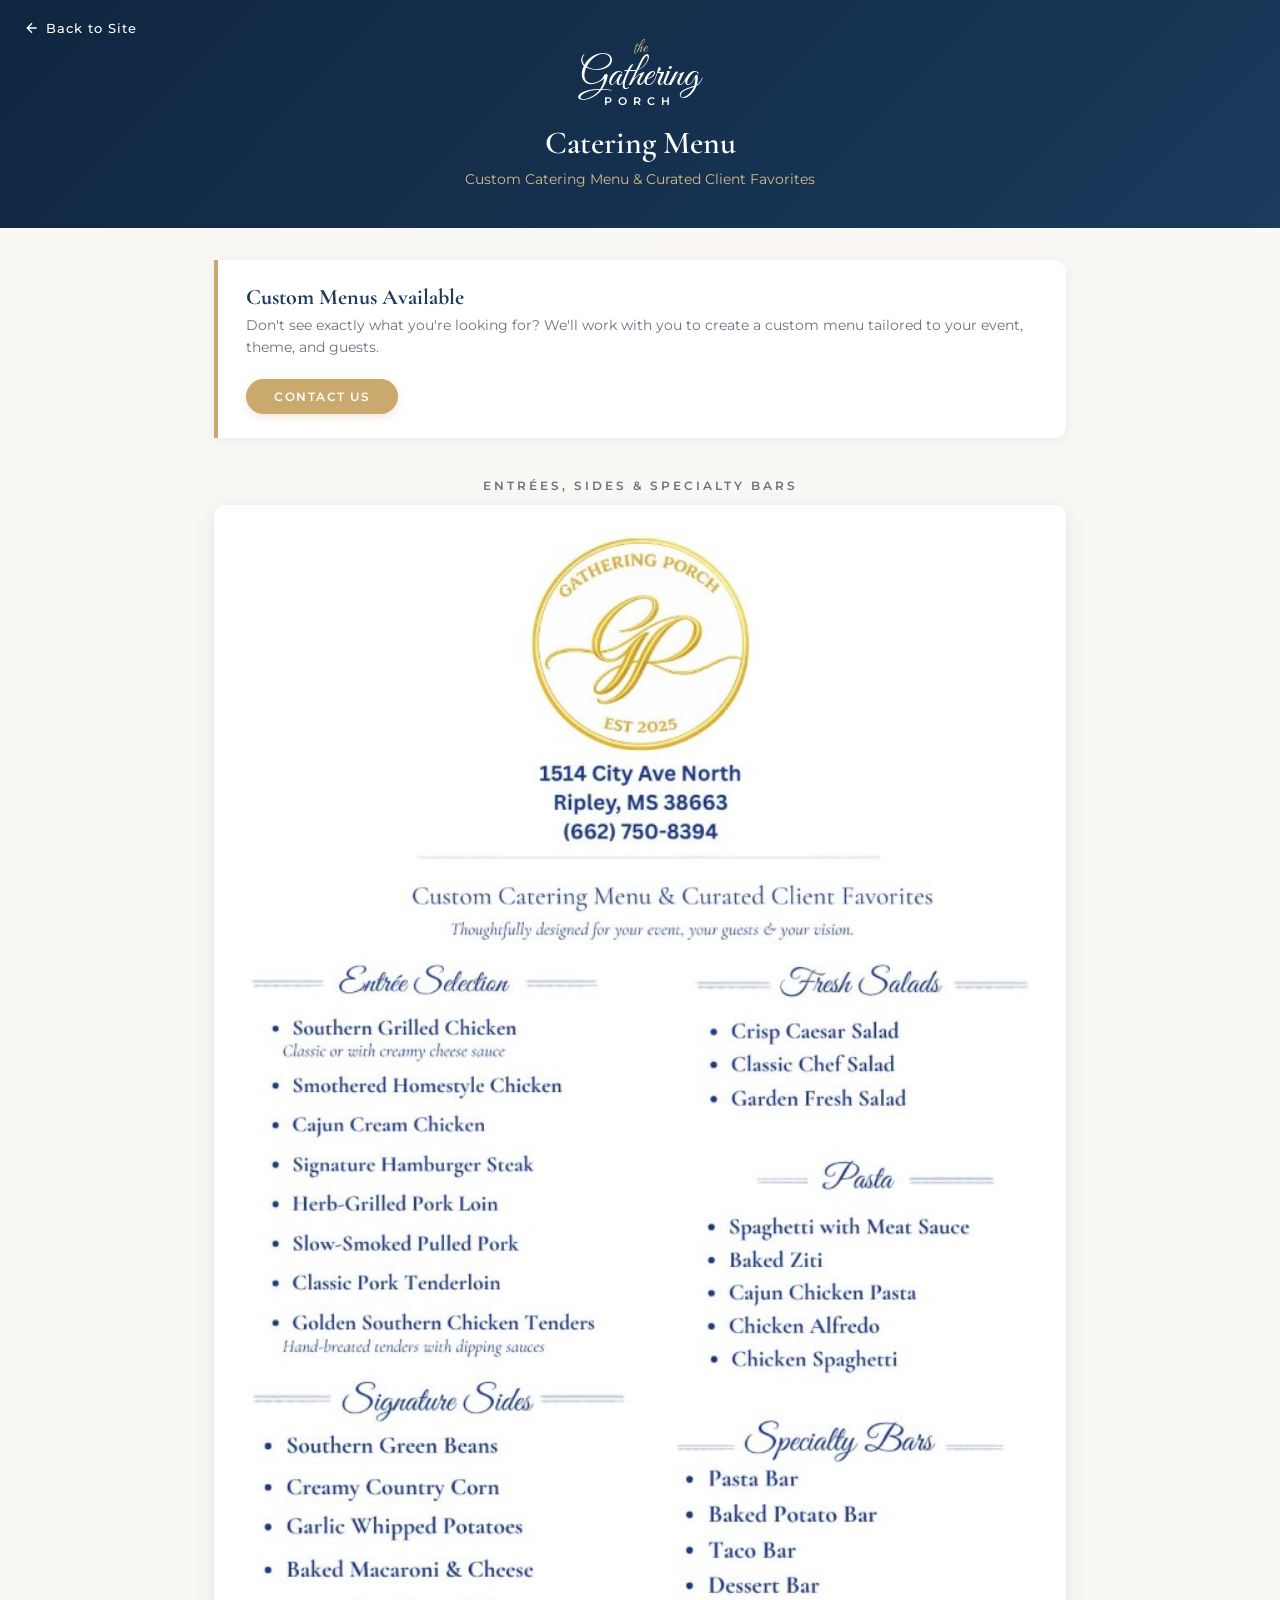
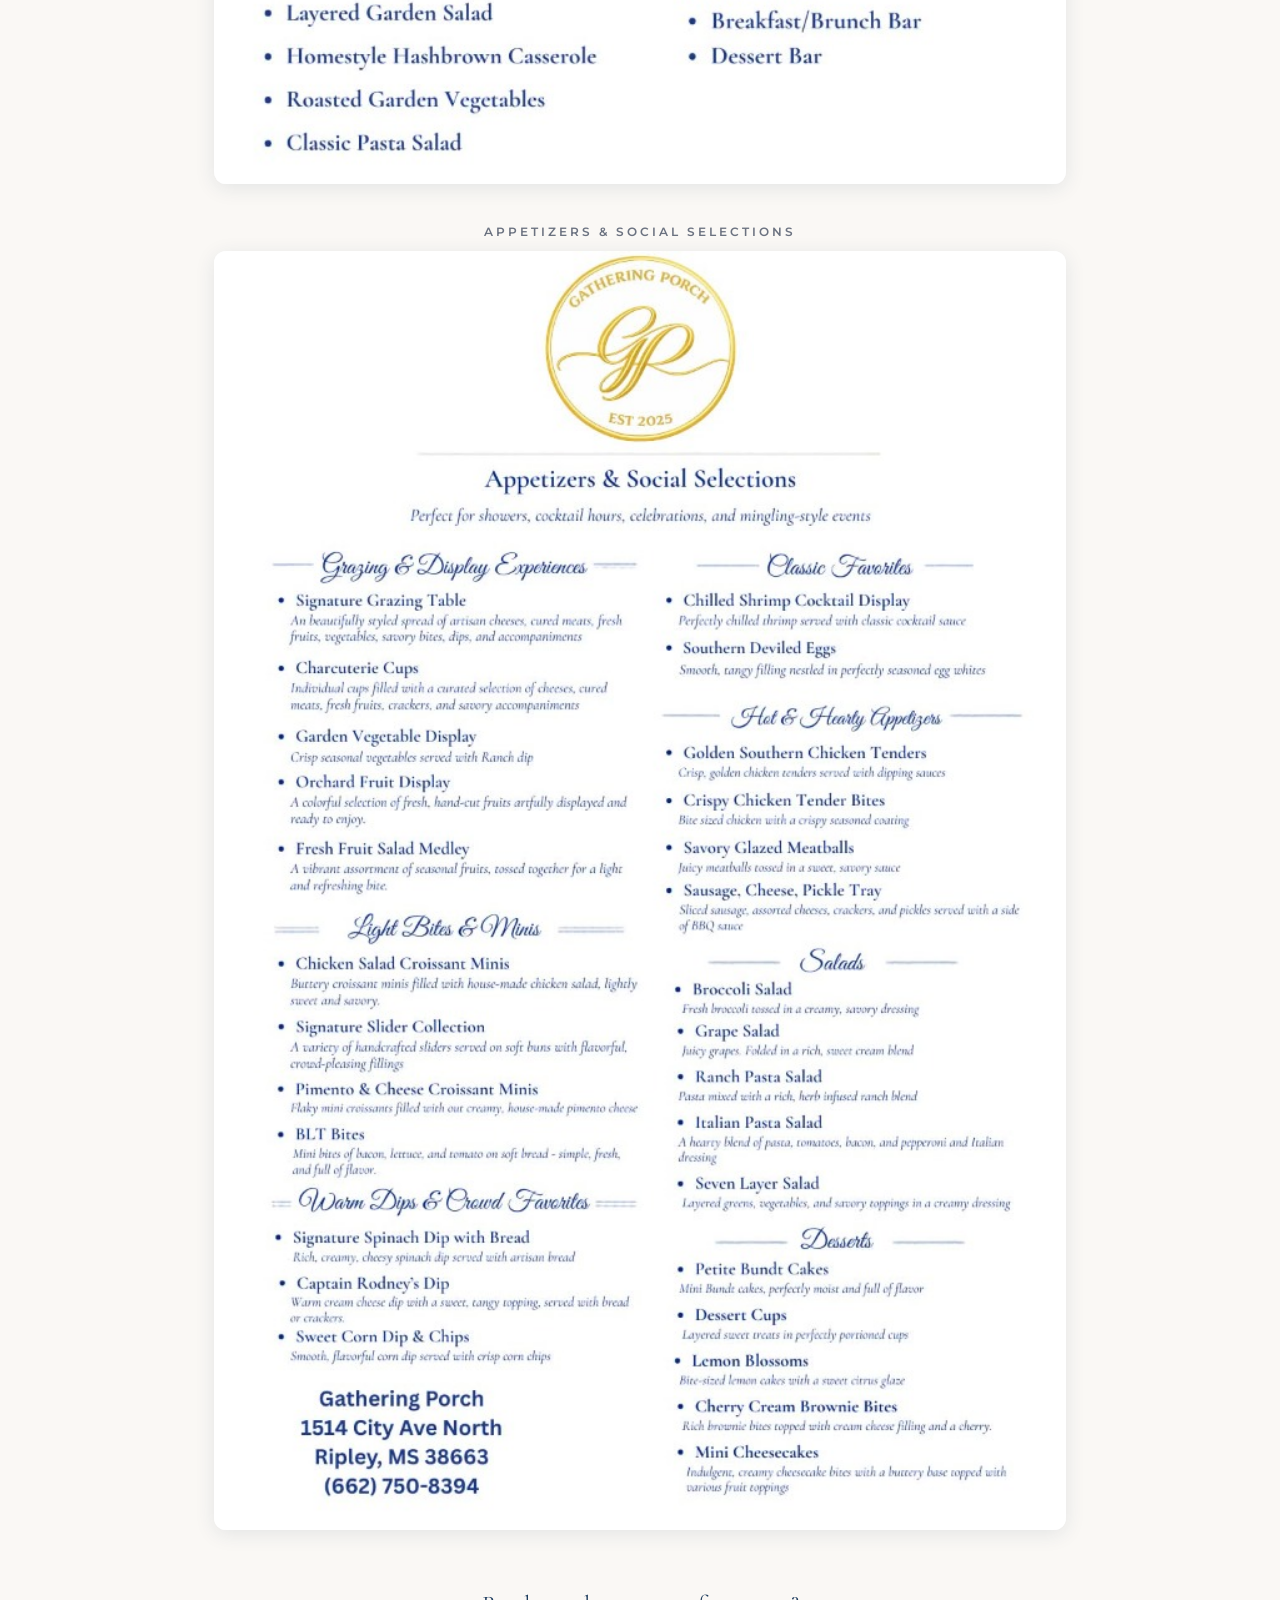
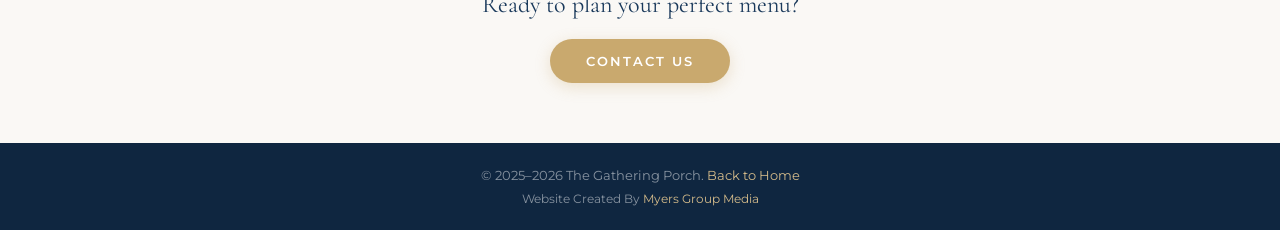
<file: menu.html>
<!DOCTYPE html>
<html lang="en">
<head>
  <meta charset="UTF-8">
  <meta name="viewport" content="width=device-width, initial-scale=1.0">
  <title>Catering Menu — The Gathering Porch | Ripley, MS</title>
  <meta name="description" content="Custom catering menu from The Gathering Porch in Ripley, MS. Entrées, sides, salads, pasta, appetizers, desserts & specialty bars for your event.">
  <link rel="preconnect" href="https://fonts.googleapis.com">
  <link rel="preconnect" href="https://fonts.gstatic.com" crossorigin>
  <link href="https://fonts.googleapis.com/css2?family=Cormorant+Garamond:ital,wght@0,400;0,600;1,400&family=Montserrat:wght@400;500;600&family=Great+Vibes&display=swap" rel="stylesheet">
  <style>
    :root {
      --navy: #1B3A5C;
      --navy-dark: #0F2640;
      --gold: #C9A96E;
      --gold-light: #D4BB8A;
      --cream: #FAF8F5;
      --white: #FFFFFF;
      --text-muted: #6B7280;
    }

    *, *::before, *::after {
      margin: 0;
      padding: 0;
      box-sizing: border-box;
    }

    body {
      font-family: 'Montserrat', sans-serif;
      background: var(--cream);
      color: var(--navy);
      min-height: 100vh;
    }

    /* Header */
    .menu-header {
      background: linear-gradient(135deg, var(--navy-dark) 0%, var(--navy) 100%);
      padding: 40px 24px;
      text-align: center;
    }

    .menu-header a {
      text-decoration: none;
      color: var(--white);
    }

    .logo {
      display: flex;
      flex-direction: column;
      align-items: center;
      line-height: 1;
      margin-bottom: 16px;
    }

    .logo-the {
      font-family: 'Great Vibes', cursive;
      font-size: 16px;
      color: var(--gold-light);
      align-self: center;
    }

    .logo-main {
      font-family: 'Great Vibes', cursive;
      font-size: 40px;
      color: var(--white);
    }

    .logo-sub {
      font-family: 'Montserrat', sans-serif;
      font-size: 11px;
      letter-spacing: 6px;
      text-transform: uppercase;
      font-weight: 600;
      color: var(--white);
    }

    .menu-header h1 {
      font-family: 'Cormorant Garamond', serif;
      font-size: 32px;
      font-weight: 600;
      color: var(--white);
      margin-top: 8px;
    }

    .menu-header p {
      color: var(--gold-light);
      font-size: 14px;
      margin-top: 8px;
    }

    /* Back link */
    .back-link {
      position: absolute;
      top: 20px;
      left: 24px;
      color: var(--gold-light);
      text-decoration: none;
      font-size: 13px;
      font-weight: 500;
      letter-spacing: 1px;
      display: flex;
      align-items: center;
      gap: 6px;
      transition: color 0.3s ease;
    }

    .back-link:hover {
      color: var(--white);
    }

    .menu-header {
      position: relative;
    }

    /* Menu pages */
    .menu-container {
      max-width: 900px;
      margin: 0 auto;
      padding: 40px 24px 60px;
      display: flex;
      flex-direction: column;
      gap: 40px;
    }

    .menu-page {
      background: var(--white);
      border-radius: 12px;
      box-shadow: 0 4px 20px rgba(27, 58, 92, 0.1);
      overflow: hidden;
    }

    .menu-page img {
      width: 100%;
      display: block;
    }

    .page-label {
      text-align: center;
      font-size: 12px;
      letter-spacing: 3px;
      text-transform: uppercase;
      color: var(--text-muted);
      font-weight: 600;
      margin-bottom: 12px;
    }

    /* CTA */
    .menu-cta {
      text-align: center;
      padding: 0 24px 60px;
    }

    .menu-cta p {
      font-family: 'Cormorant Garamond', serif;
      font-size: 24px;
      color: var(--navy);
      margin-bottom: 20px;
    }

    .menu-cta a {
      display: inline-block;
      padding: 14px 36px;
      font-family: 'Montserrat', sans-serif;
      font-size: 13px;
      font-weight: 600;
      letter-spacing: 2px;
      text-transform: uppercase;
      border-radius: 50px;
      background: var(--gold);
      color: var(--white);
      text-decoration: none;
      box-shadow: 0 4px 15px rgba(201, 169, 110, 0.3);
      transition: all 0.3s ease;
    }

    .menu-cta a:hover {
      background: #A88B4A;
      transform: translateY(-2px);
      box-shadow: 0 8px 25px rgba(201, 169, 110, 0.4);
    }

    /* Footer */
    .menu-footer {
      background: var(--navy-dark);
      padding: 24px;
      text-align: center;
      color: rgba(255, 255, 255, 0.5);
      font-size: 13px;
    }

    .menu-footer a {
      color: var(--gold-light);
      text-decoration: none;
    }

    /* Custom notice */
    .custom-notice {
      max-width: 900px;
      margin: 0 auto;
      padding: 32px 24px 0;
    }

    .custom-notice-inner {
      background: var(--white);
      border-left: 4px solid var(--gold);
      border-radius: 0 12px 12px 0;
      padding: 24px 28px;
      box-shadow: 0 2px 12px rgba(27, 58, 92, 0.08);
      display: flex;
      align-items: center;
      justify-content: space-between;
      gap: 20px;
      flex-wrap: wrap;
    }

    .custom-notice-text h3 {
      font-family: 'Cormorant Garamond', serif;
      font-size: 22px;
      color: var(--navy);
      margin-bottom: 4px;
    }

    .custom-notice-text p {
      color: var(--text-muted);
      font-size: 14px;
      line-height: 1.6;
    }

    .custom-notice a.btn {
      display: inline-block;
      padding: 10px 28px;
      font-family: 'Montserrat', sans-serif;
      font-size: 12px;
      font-weight: 600;
      letter-spacing: 1.5px;
      text-transform: uppercase;
      border-radius: 50px;
      background: var(--gold);
      color: var(--white);
      text-decoration: none;
      white-space: nowrap;
      transition: all 0.3s ease;
      box-shadow: 0 3px 10px rgba(201, 169, 110, 0.25);
    }

    .custom-notice a.btn:hover {
      background: #A88B4A;
      transform: translateY(-1px);
    }

    @media (max-width: 600px) {
      .custom-notice-inner {
        flex-direction: column;
        text-align: center;
      }
    }

    @media (max-width: 600px) {
      .menu-header h1 {
        font-size: 24px;
      }

      .back-link {
        position: static;
        justify-content: center;
        margin-bottom: 16px;
      }
    }
  </style>
</head>
<body>

  <header class="menu-header">
    <a href="index.html" class="back-link">
      <svg width="16" height="16" viewBox="0 0 24 24" fill="none" stroke="currentColor" stroke-width="2"><path d="M19 12H5M12 19l-7-7 7-7"/></svg>
      Back to Site
    </a>
    <a href="index.html">
      <div class="logo">
        <span class="logo-the">the</span>
        <span class="logo-main">Gathering</span>
        <span class="logo-sub">PORCH</span>
      </div>
    </a>
    <h1>Catering Menu</h1>
    <p>Custom Catering Menu &amp; Curated Client Favorites</p>
  </header>

  <div class="custom-notice">
    <div class="custom-notice-inner">
      <div class="custom-notice-text">
        <h3>Custom Menus Available</h3>
        <p>Don't see exactly what you're looking for? We'll work with you to create a custom menu tailored to your event, theme, and guests.</p>
      </div>
      <a href="index.html#contact" class="btn">Contact Us</a>
    </div>
  </div>

  <main class="menu-container">
    <div>
      <p class="page-label">Entrées, Sides &amp; Specialty Bars</p>
      <div class="menu-page">
        <img src="menu-page1.jpg" alt="The Gathering Porch Catering Menu — Entrée Selection, Signature Sides, Fresh Salads, Pasta, and Specialty Bars" loading="lazy">
      </div>
    </div>
    <div>
      <p class="page-label">Appetizers &amp; Social Selections</p>
      <div class="menu-page">
        <img src="menu-page2.jpg" alt="The Gathering Porch Catering Menu — Grazing Displays, Light Bites, Warm Dips, Hot Appetizers, Salads, and Desserts" loading="lazy">
      </div>
    </div>
  </main>

  <div class="menu-cta">
    <p>Ready to plan your perfect menu?</p>
    <a href="index.html#contact">Contact Us</a>
  </div>

  <footer class="menu-footer">
    <p>&copy; 2025–2026 The Gathering Porch. <a href="index.html">Back to Home</a></p>
    <p style="margin-top: 8px; font-size: 12px;">Website Created By <a href="https://myersgroupmedia.com" target="_blank" rel="noopener" style="color: var(--gold-light); text-decoration: none;">Myers Group Media</a></p>
  </footer>

</body>
</html>
</file>
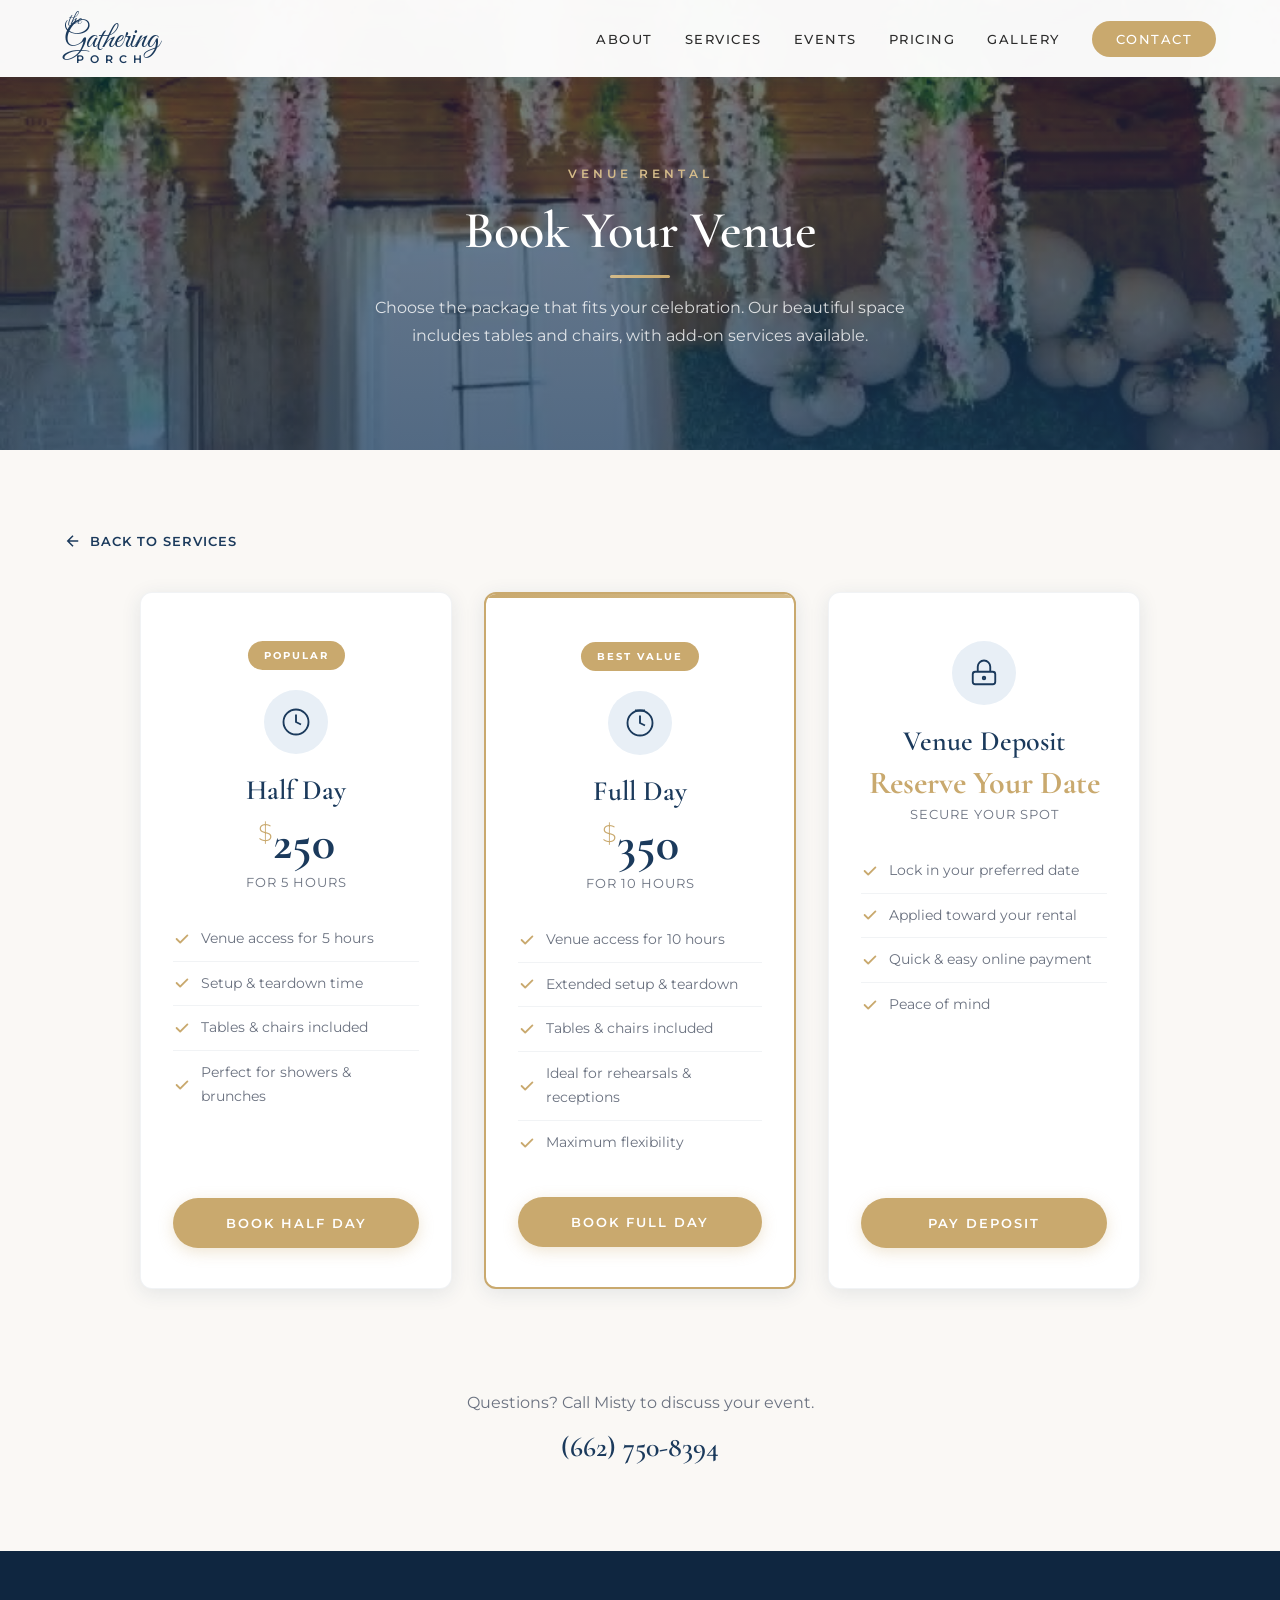
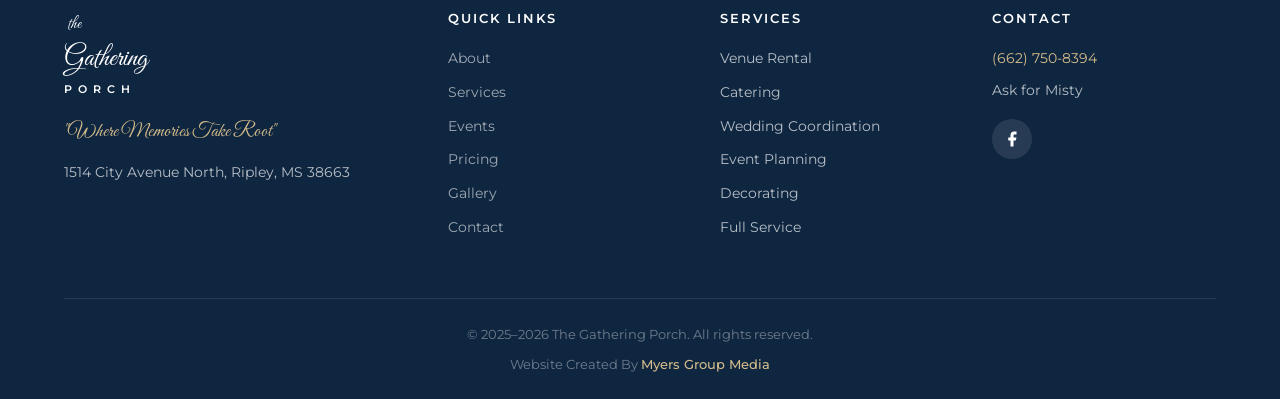
<file: venue-rental.html>
<!DOCTYPE html>
<html lang="en">
<head>
  <meta charset="UTF-8">
  <meta name="viewport" content="width=device-width, initial-scale=1.0">

  <!-- Primary SEO -->
  <title>Book Your Venue | The Gathering Porch — Ripley, MS</title>
  <meta name="description" content="Book The Gathering Porch venue in Ripley, MS. Choose from half day ($250 / 5 hrs), full day ($350 / 10 hrs), or pay a deposit to reserve your date. Tables & chairs included.">
  <meta name="robots" content="index, follow">
  <link rel="canonical" href="https://gatheringporchripley.com/venue-rental.html">

  <!-- Open Graph -->
  <meta property="og:type" content="website">
  <meta property="og:url" content="https://gatheringporchripley.com/venue-rental.html">
  <meta property="og:title" content="Book Your Venue | The Gathering Porch">
  <meta property="og:description" content="Choose your venue rental package — half day, full day, or reserve with a deposit. Ripley, MS.">
  <meta property="og:image" content="https://gatheringporchripley.com/venue-rental.jpg">

  <link rel="preconnect" href="https://fonts.googleapis.com">
  <link rel="preconnect" href="https://fonts.gstatic.com" crossorigin>
  <link href="https://fonts.googleapis.com/css2?family=Cormorant+Garamond:ital,wght@0,300;0,400;0,500;0,600;0,700;1,300;1,400;1,500;1,600;1,700&family=Montserrat:wght@300;400;500;600;700&family=Great+Vibes&display=swap" rel="stylesheet">
  <link rel="stylesheet" href="styles.css">

  <style>
    /* ===================== VENUE BOOKING PAGE ===================== */
    .venue-hero {
      position: relative;
      min-height: 50vh;
      display: flex;
      align-items: center;
      justify-content: center;
      overflow: hidden;
    }

    .venue-hero-img {
      position: absolute;
      inset: 0;
      width: 100%;
      height: 100%;
      object-fit: cover;
    }

    .venue-hero-overlay {
      position: absolute;
      inset: 0;
      background: linear-gradient(180deg, rgba(15, 38, 64, 0.55) 0%, rgba(27, 58, 92, 0.75) 100%);
      z-index: 1;
    }

    .venue-hero-content {
      position: relative;
      z-index: 2;
      text-align: center;
      color: var(--white);
      padding: 120px 24px 60px;
    }

    .venue-hero-content .section-label {
      color: var(--gold-light);
    }

    .venue-hero-content h1 {
      font-size: 52px;
      color: var(--white);
      margin-bottom: 12px;
    }

    .venue-hero-content p {
      font-size: 16px;
      color: rgba(255, 255, 255, 0.8);
      max-width: 560px;
      margin: 0 auto;
      line-height: 1.8;
    }

    /* Booking Options */
    .booking-section {
      padding: 80px 0 100px;
      background: var(--cream);
    }

    .booking-grid {
      display: grid;
      grid-template-columns: repeat(3, 1fr);
      gap: 32px;
      max-width: 1000px;
      margin: 0 auto;
    }

    .booking-card {
      background: var(--white);
      border-radius: var(--radius);
      padding: 48px 32px 40px;
      text-align: center;
      box-shadow: var(--shadow-md);
      border: 1px solid rgba(27, 58, 92, 0.06);
      transition: all 0.4s ease;
      position: relative;
      overflow: hidden;
      display: flex;
      flex-direction: column;
      align-items: center;
    }

    .booking-card::before {
      content: '';
      position: absolute;
      top: 0;
      left: 0;
      right: 0;
      height: 4px;
      background: linear-gradient(90deg, var(--gold), var(--gold-light));
      transform: scaleX(0);
      transition: transform 0.4s ease;
    }

    .booking-card:hover {
      transform: translateY(-8px);
      box-shadow: var(--shadow-xl);
    }

    .booking-card:hover::before {
      transform: scaleX(1);
    }

    .booking-card.featured {
      border: 2px solid var(--gold);
    }

    .booking-card.featured::before {
      transform: scaleX(1);
    }

    .booking-badge {
      display: inline-block;
      background: var(--gold);
      color: var(--white);
      font-family: 'Montserrat', sans-serif;
      font-size: 10px;
      font-weight: 700;
      letter-spacing: 2px;
      text-transform: uppercase;
      padding: 6px 16px;
      border-radius: 50px;
      margin-bottom: 20px;
    }

    .booking-icon {
      width: 64px;
      height: 64px;
      margin: 0 auto 20px;
      background: var(--blue-soft);
      border-radius: 50%;
      display: flex;
      align-items: center;
      justify-content: center;
      transition: all var(--transition);
    }

    .booking-icon svg {
      width: 30px;
      height: 30px;
      color: var(--navy);
    }

    .booking-card:hover .booking-icon {
      background: var(--navy);
    }

    .booking-card:hover .booking-icon svg {
      color: var(--gold-light);
    }

    .booking-card h3 {
      font-family: 'Cormorant Garamond', serif;
      font-size: 28px;
      color: var(--navy);
      margin-bottom: 8px;
    }

    .booking-price {
      font-family: 'Cormorant Garamond', serif;
      font-size: 48px;
      font-weight: 700;
      color: var(--navy);
      line-height: 1;
      margin-bottom: 4px;
    }

    .booking-price .currency {
      font-size: 24px;
      vertical-align: super;
      color: var(--gold);
    }

    .booking-price.custom-price {
      font-size: 32px;
      color: var(--gold);
    }

    .booking-duration {
      font-family: 'Montserrat', sans-serif;
      font-size: 13px;
      color: var(--text-muted);
      text-transform: uppercase;
      letter-spacing: 1px;
      margin-bottom: 24px;
    }

    .booking-features {
      list-style: none;
      margin-bottom: 32px;
      width: 100%;
      flex-grow: 1;
    }

    .booking-features li {
      display: flex;
      align-items: center;
      gap: 10px;
      padding: 10px 0;
      font-size: 14px;
      color: var(--text-muted);
      border-bottom: 1px solid rgba(27, 58, 92, 0.06);
      text-align: left;
    }

    .booking-features li:last-child {
      border-bottom: none;
    }

    .booking-features li svg {
      width: 18px;
      height: 18px;
      min-width: 18px;
      color: var(--gold);
    }

    .booking-card .btn {
      width: 100%;
      text-align: center;
    }

    /* Back link */
    .back-link {
      display: inline-flex;
      align-items: center;
      gap: 8px;
      font-family: 'Montserrat', sans-serif;
      font-size: 13px;
      font-weight: 600;
      letter-spacing: 1px;
      text-transform: uppercase;
      color: var(--navy);
      margin-bottom: 40px;
      transition: color var(--transition);
    }

    .back-link:hover {
      color: var(--gold);
    }

    .back-link svg {
      width: 18px;
      height: 18px;
    }

    /* Contact CTA */
    .venue-cta {
      text-align: center;
      padding: 0 24px 80px;
      background: var(--cream);
    }

    .venue-cta p {
      font-size: 16px;
      color: var(--text-muted);
      margin-bottom: 8px;
    }

    .venue-cta a {
      font-family: 'Cormorant Garamond', serif;
      font-size: 28px;
      font-weight: 600;
      color: var(--navy);
      transition: color var(--transition);
    }

    .venue-cta a:hover {
      color: var(--gold);
    }

    /* Responsive */
    @media (max-width: 900px) {
      .booking-grid {
        grid-template-columns: 1fr;
        max-width: 440px;
      }
      .venue-hero-content h1 {
        font-size: 36px;
      }
    }
  </style>
</head>
<body>

  <!-- Navigation -->
  <nav class="navbar scrolled" id="navbar">
    <div class="nav-container">
      <a href="index.html" class="nav-logo" style="color: var(--navy);">
        <span class="nav-logo-the">the</span>
        <span class="nav-logo-main">Gathering</span>
        <span class="nav-logo-sub">PORCH</span>
      </a>
      <button class="nav-toggle" id="navToggle" aria-label="Toggle navigation">
        <span></span><span></span><span></span>
      </button>
      <ul class="nav-menu" id="navMenu">
        <li><a href="index.html#about" style="color: var(--text-dark);">About</a></li>
        <li><a href="index.html#services" style="color: var(--text-dark);">Services</a></li>
        <li><a href="index.html#events" style="color: var(--text-dark);">Events</a></li>
        <li><a href="index.html#pricing" style="color: var(--text-dark);">Pricing</a></li>
        <li><a href="index.html#gallery" style="color: var(--text-dark);">Gallery</a></li>
        <li><a href="index.html#contact" class="nav-cta">Contact</a></li>
      </ul>
    </div>
  </nav>

  <!-- Hero -->
  <section class="venue-hero">
    <img src="venue-rental.jpg" alt="The Gathering Porch venue decorated with hanging florals, string lights, and elegant seating" class="venue-hero-img">
    <div class="venue-hero-overlay"></div>
    <div class="venue-hero-content">
      <span class="section-label">Venue Rental</span>
      <h1>Book Your Venue</h1>
      <div class="title-accent center" style="background: linear-gradient(90deg, var(--gold-light), var(--gold)); margin-top: 12px; margin-bottom: 16px;"></div>
      <p>Choose the package that fits your celebration. Our beautiful space includes tables and chairs, with add-on services available.</p>
    </div>
  </section>

  <!-- Booking Options -->
  <section class="booking-section">
    <div class="container">
      <a href="index.html#services" class="back-link">
        <svg viewBox="0 0 24 24" fill="none" stroke="currentColor" stroke-width="2"><path d="M19 12H5M12 19l-7-7 7-7"/></svg>
        Back to Services
      </a>

      <div class="booking-grid">
        <!-- Half Day -->
        <div class="booking-card">
          <div class="booking-badge">Popular</div>
          <div class="booking-icon">
            <svg viewBox="0 0 24 24" fill="none" stroke="currentColor" stroke-width="1.5">
              <circle cx="12" cy="12" r="10"/>
              <path d="M12 6v6l4 2"/>
            </svg>
          </div>
          <h3>Half Day</h3>
          <div class="booking-price"><span class="currency">$</span>250</div>
          <p class="booking-duration">for 5 hours</p>
          <ul class="booking-features">
            <li>
              <svg viewBox="0 0 20 20" fill="currentColor"><path d="M16.707 5.293a1 1 0 010 1.414l-8 8a1 1 0 01-1.414 0l-4-4a1 1 0 011.414-1.414L8 12.586l7.293-7.293a1 1 0 011.414 0z"/></svg>
              Venue access for 5 hours
            </li>
            <li>
              <svg viewBox="0 0 20 20" fill="currentColor"><path d="M16.707 5.293a1 1 0 010 1.414l-8 8a1 1 0 01-1.414 0l-4-4a1 1 0 011.414-1.414L8 12.586l7.293-7.293a1 1 0 011.414 0z"/></svg>
              Setup &amp; teardown time
            </li>
            <li>
              <svg viewBox="0 0 20 20" fill="currentColor"><path d="M16.707 5.293a1 1 0 010 1.414l-8 8a1 1 0 01-1.414 0l-4-4a1 1 0 011.414-1.414L8 12.586l7.293-7.293a1 1 0 011.414 0z"/></svg>
              Tables &amp; chairs included
            </li>
            <li>
              <svg viewBox="0 0 20 20" fill="currentColor"><path d="M16.707 5.293a1 1 0 010 1.414l-8 8a1 1 0 01-1.414 0l-4-4a1 1 0 011.414-1.414L8 12.586l7.293-7.293a1 1 0 011.414 0z"/></svg>
              Perfect for showers &amp; brunches
            </li>
          </ul>
          <a href="https://checkout.square.site/merchant/ML8C0TZ2ME3C3/checkout/OUR427HUZ4KGFQJZJCZCHUVI?src=sheet" target="_blank" rel="noopener" class="btn btn-primary" id="book-half-day">Book Half Day</a>
        </div>

        <!-- Full Day -->
        <div class="booking-card featured">
          <div class="booking-badge">Best Value</div>
          <div class="booking-icon">
            <svg viewBox="0 0 24 24" fill="none" stroke="currentColor" stroke-width="1.5">
              <circle cx="12" cy="12" r="10"/>
              <path d="M12 6v6l4 2"/>
              <path d="M8 2h8"/>
            </svg>
          </div>
          <h3>Full Day</h3>
          <div class="booking-price"><span class="currency">$</span>350</div>
          <p class="booking-duration">for 10 hours</p>
          <ul class="booking-features">
            <li>
              <svg viewBox="0 0 20 20" fill="currentColor"><path d="M16.707 5.293a1 1 0 010 1.414l-8 8a1 1 0 01-1.414 0l-4-4a1 1 0 011.414-1.414L8 12.586l7.293-7.293a1 1 0 011.414 0z"/></svg>
              Venue access for 10 hours
            </li>
            <li>
              <svg viewBox="0 0 20 20" fill="currentColor"><path d="M16.707 5.293a1 1 0 010 1.414l-8 8a1 1 0 01-1.414 0l-4-4a1 1 0 011.414-1.414L8 12.586l7.293-7.293a1 1 0 011.414 0z"/></svg>
              Extended setup &amp; teardown
            </li>
            <li>
              <svg viewBox="0 0 20 20" fill="currentColor"><path d="M16.707 5.293a1 1 0 010 1.414l-8 8a1 1 0 01-1.414 0l-4-4a1 1 0 011.414-1.414L8 12.586l7.293-7.293a1 1 0 011.414 0z"/></svg>
              Tables &amp; chairs included
            </li>
            <li>
              <svg viewBox="0 0 20 20" fill="currentColor"><path d="M16.707 5.293a1 1 0 010 1.414l-8 8a1 1 0 01-1.414 0l-4-4a1 1 0 011.414-1.414L8 12.586l7.293-7.293a1 1 0 011.414 0z"/></svg>
              Ideal for rehearsals &amp; receptions
            </li>
            <li>
              <svg viewBox="0 0 20 20" fill="currentColor"><path d="M16.707 5.293a1 1 0 010 1.414l-8 8a1 1 0 01-1.414 0l-4-4a1 1 0 011.414-1.414L8 12.586l7.293-7.293a1 1 0 011.414 0z"/></svg>
              Maximum flexibility
            </li>
          </ul>
          <a href="https://checkout.square.site/merchant/ML8C0TZ2ME3C3/checkout/XFKM3N6PQBIZUSWVGMMUBPYK?src=sheet" target="_blank" rel="noopener" class="btn btn-primary" id="book-full-day">Book Full Day</a>
        </div>

        <!-- Deposit -->
        <div class="booking-card">
          <div class="booking-icon">
            <svg viewBox="0 0 24 24" fill="none" stroke="currentColor" stroke-width="1.5">
              <rect x="3" y="11" width="18" height="10" rx="2"/>
              <path d="M7 11V7a5 5 0 0110 0v4"/>
              <circle cx="12" cy="16" r="1"/>
            </svg>
          </div>
          <h3>Venue Deposit</h3>
          <div class="booking-price custom-price">Reserve Your Date</div>
          <p class="booking-duration">secure your spot</p>
          <ul class="booking-features">
            <li>
              <svg viewBox="0 0 20 20" fill="currentColor"><path d="M16.707 5.293a1 1 0 010 1.414l-8 8a1 1 0 01-1.414 0l-4-4a1 1 0 011.414-1.414L8 12.586l7.293-7.293a1 1 0 011.414 0z"/></svg>
              Lock in your preferred date
            </li>
            <li>
              <svg viewBox="0 0 20 20" fill="currentColor"><path d="M16.707 5.293a1 1 0 010 1.414l-8 8a1 1 0 01-1.414 0l-4-4a1 1 0 011.414-1.414L8 12.586l7.293-7.293a1 1 0 011.414 0z"/></svg>
              Applied toward your rental
            </li>
            <li>
              <svg viewBox="0 0 20 20" fill="currentColor"><path d="M16.707 5.293a1 1 0 010 1.414l-8 8a1 1 0 01-1.414 0l-4-4a1 1 0 011.414-1.414L8 12.586l7.293-7.293a1 1 0 011.414 0z"/></svg>
              Quick &amp; easy online payment
            </li>
            <li>
              <svg viewBox="0 0 20 20" fill="currentColor"><path d="M16.707 5.293a1 1 0 010 1.414l-8 8a1 1 0 01-1.414 0l-4-4a1 1 0 011.414-1.414L8 12.586l7.293-7.293a1 1 0 011.414 0z"/></svg>
              Peace of mind
            </li>
          </ul>
          <a href="https://checkout.square.site/merchant/ML8C0TZ2ME3C3/checkout/47IAEABX7VNBGLWQZDGZLGRT?src=sheet" target="_blank" rel="noopener" class="btn btn-primary" id="pay-deposit">Pay Deposit</a>
        </div>
      </div>
    </div>
  </section>

  <!-- Contact CTA -->
  <div class="venue-cta">
    <p>Questions? Call Misty to discuss your event.</p>
    <a href="tel:6627508394">(662) 750-8394</a>
  </div>

  <!-- Footer -->
  <footer class="footer">
    <div class="container">
      <div class="footer-grid">
        <div class="footer-brand">
          <div class="footer-logo">
            <span class="nav-logo-the">the</span>
            <span class="nav-logo-main">Gathering</span>
            <span class="nav-logo-sub">PORCH</span>
          </div>
          <p class="footer-tagline">"Where Memories Take Root"</p>
          <p class="footer-address">1514 City Avenue North, Ripley, MS 38663</p>
        </div>
        <div class="footer-links">
          <h4>Quick Links</h4>
          <ul>
            <li><a href="index.html#about">About</a></li>
            <li><a href="index.html#services">Services</a></li>
            <li><a href="index.html#events">Events</a></li>
            <li><a href="index.html#pricing">Pricing</a></li>
            <li><a href="index.html#gallery">Gallery</a></li>
            <li><a href="index.html#contact">Contact</a></li>
          </ul>
        </div>
        <div class="footer-services">
          <h4>Services</h4>
          <ul>
            <li>Venue Rental</li>
            <li>Catering</li>
            <li>Wedding Coordination</li>
            <li>Event Planning</li>
            <li>Decorating</li>
            <li>Full Service</li>
          </ul>
        </div>
        <div class="footer-contact">
          <h4>Contact</h4>
          <p><a href="tel:6627508394">(662) 750-8394</a></p>
          <p>Ask for Misty</p>
          <div class="footer-social">
            <a href="https://www.facebook.com/p/The-Gathering-Porch-61575511894555/" target="_blank" rel="noopener" aria-label="Facebook">
              <svg viewBox="0 0 24 24" fill="currentColor"><path d="M18 2h-3a5 5 0 00-5 5v3H7v4h3v8h4v-8h3l1-4h-4V7a1 1 0 011-1h3z"/></svg>
            </a>
          </div>
        </div>
      </div>
      <div class="footer-bottom">
        <p>&copy; 2025–2026 The Gathering Porch. All rights reserved.</p>
        <p style="margin-top: 8px;">Website Created By <a href="https://myersgroupmedia.com" target="_blank" rel="noopener" style="color: var(--gold-light); text-decoration: none; font-weight: 500;">Myers Group Media</a></p>
      </div>
    </div>
  </footer>

  <script>
    // Mobile nav toggle
    const navToggle = document.getElementById('navToggle');
    const navMenu = document.getElementById('navMenu');
    if (navToggle) {
      navToggle.addEventListener('click', () => {
        navMenu.classList.toggle('active');
        navToggle.classList.toggle('active');
      });
    }
  </script>
</body>
</html>
</file>
<file: styles.css>
/* =============================================
   The Gathering Porch — Stylesheet
   Color Palette: Navy (#1B3A5C), Gold (#C9A96E),
   Cream (#FAF8F5), Soft Blue (#E8EFF6), White
   ============================================= */

:root {
  --navy: #1B3A5C;
  --navy-dark: #0F2640;
  --navy-light: #2A5580;
  --gold: #C9A96E;
  --gold-light: #D4BB8A;
  --gold-dark: #A88B4A;
  --cream: #FAF8F5;
  --cream-dark: #F0EBE3;
  --blue-soft: #E8EFF6;
  --blue-muted: #B8CCDE;
  --text-dark: #2C2C2C;
  --text-muted: #6B7280;
  --text-light: #9CA3AF;
  --white: #FFFFFF;
  --shadow-sm: 0 1px 3px rgba(27, 58, 92, 0.08);
  --shadow-md: 0 4px 20px rgba(27, 58, 92, 0.1);
  --shadow-lg: 0 10px 40px rgba(27, 58, 92, 0.15);
  --shadow-xl: 0 20px 60px rgba(27, 58, 92, 0.2);
  --radius: 12px;
  --transition: 0.3s cubic-bezier(0.4, 0, 0.2, 1);
}

/* Reset & Base */
*, *::before, *::after {
  margin: 0;
  padding: 0;
  box-sizing: border-box;
}

html {
  scroll-behavior: smooth;
  scroll-padding-top: 80px;
}

body {
  font-family: 'Montserrat', sans-serif;
  font-weight: 400;
  color: var(--text-dark);
  background: var(--white);
  line-height: 1.7;
  overflow-x: hidden;
  -webkit-font-smoothing: antialiased;
}

h1, h2, h3, h4, h5, h6 {
  font-family: 'Cormorant Garamond', serif;
  font-weight: 600;
  line-height: 1.2;
}

a {
  color: var(--navy);
  text-decoration: none;
  transition: color var(--transition);
}

a:hover {
  color: var(--gold);
}

img {
  max-width: 100%;
  display: block;
}

.container {
  max-width: 1200px;
  margin: 0 auto;
  padding: 0 24px;
}

/* ===================== NAVIGATION ===================== */
.navbar {
  position: fixed;
  top: 0;
  left: 0;
  right: 0;
  z-index: 1000;
  background: transparent;
  transition: all 0.4s ease;
  padding: 20px 0;
}

.navbar.scrolled {
  background: rgba(255, 255, 255, 0.97);
  backdrop-filter: blur(20px);
  box-shadow: var(--shadow-md);
  padding: 12px 0;
}

.nav-container {
  max-width: 1200px;
  margin: 0 auto;
  padding: 0 24px;
  display: flex;
  align-items: center;
  justify-content: space-between;
}

.nav-logo {
  display: flex;
  flex-direction: column;
  align-items: center;
  line-height: 1;
  color: var(--white);
  transition: color var(--transition);
}

.navbar.scrolled .nav-logo {
  color: var(--navy);
}

.nav-logo-the {
  font-family: 'Great Vibes', cursive;
  font-size: 16px;
  margin-bottom: -4px;
  align-self: flex-start;
  margin-left: 4px;
}

.nav-logo-main {
  font-family: 'Great Vibes', cursive;
  font-size: 32px;
  color: inherit;
}

.nav-logo-sub {
  font-family: 'Montserrat', sans-serif;
  font-size: 11px;
  letter-spacing: 6px;
  text-transform: uppercase;
  font-weight: 600;
  margin-top: -2px;
}

.nav-menu {
  display: flex;
  list-style: none;
  gap: 32px;
  align-items: center;
}

.nav-menu a {
  font-size: 13px;
  font-weight: 500;
  letter-spacing: 1.5px;
  text-transform: uppercase;
  color: rgba(255, 255, 255, 0.9);
  position: relative;
  padding: 4px 0;
  transition: color var(--transition);
}

.navbar.scrolled .nav-menu a {
  color: var(--text-dark);
}

.nav-menu a::after {
  content: '';
  position: absolute;
  bottom: -2px;
  left: 0;
  width: 0;
  height: 2px;
  background: var(--gold);
  transition: width var(--transition);
}

.nav-menu a:hover::after {
  width: 100%;
}

.nav-menu a:hover {
  color: var(--gold);
}

.nav-cta {
  background: var(--gold) !important;
  color: var(--white) !important;
  padding: 10px 24px !important;
  border-radius: 50px;
  letter-spacing: 1.5px;
}

.nav-cta::after {
  display: none !important;
}

.nav-cta:hover {
  background: var(--gold-dark) !important;
  transform: translateY(-1px);
}

.nav-toggle {
  display: none;
  flex-direction: column;
  gap: 5px;
  background: none;
  border: none;
  cursor: pointer;
  padding: 4px;
}

.nav-toggle span {
  width: 24px;
  height: 2px;
  background: var(--white);
  transition: all var(--transition);
}

.navbar.scrolled .nav-toggle span {
  background: var(--navy);
}

/* ===================== HERO ===================== */
.hero {
  position: relative;
  min-height: 100vh;
  display: flex;
  align-items: center;
  justify-content: center;
  background: linear-gradient(135deg, var(--navy-dark) 0%, var(--navy) 40%, var(--navy-light) 100%);
  overflow: hidden;
}

.hero-overlay {
  position: absolute;
  inset: 0;
  background:
    radial-gradient(ellipse at 20% 50%, rgba(201, 169, 110, 0.15) 0%, transparent 60%),
    radial-gradient(ellipse at 80% 20%, rgba(201, 169, 110, 0.1) 0%, transparent 50%),
    radial-gradient(ellipse at 50% 80%, rgba(184, 204, 222, 0.1) 0%, transparent 40%);
  z-index: 1;
}

.hero-particles {
  position: absolute;
  inset: 0;
  z-index: 1;
  overflow: hidden;
}

.hero-particle {
  position: absolute;
  border-radius: 50%;
  background: rgba(201, 169, 110, 0.3);
  animation: float-particle linear infinite;
}

@keyframes float-particle {
  0% {
    transform: translateY(100vh) scale(0);
    opacity: 0;
  }
  10% {
    opacity: 1;
  }
  90% {
    opacity: 1;
  }
  100% {
    transform: translateY(-10vh) scale(1);
    opacity: 0;
  }
}

.hero-content {
  position: relative;
  z-index: 2;
  text-align: center;
  color: var(--white);
  padding: 0 24px;
}

.hero-prelude {
  font-family: 'Montserrat', sans-serif;
  font-size: 14px;
  letter-spacing: 6px;
  text-transform: uppercase;
  color: var(--gold-light);
  margin-bottom: 16px;
  opacity: 0;
  transform: translateY(-20px);
  animation: fadeDown 0.8s 0.3s ease forwards;
}

.hero-title {
  display: flex;
  flex-direction: column;
  align-items: center;
  margin-bottom: 16px;
}

.hero-the {
  font-family: 'Great Vibes', cursive;
  font-size: 36px;
  font-weight: 400;
  color: var(--gold-light);
  align-self: flex-start;
  margin-left: calc(50% - 160px);
  margin-bottom: -10px;
  opacity: 0;
  transform: translateY(20px);
  animation: fadeUp 0.8s 0.5s ease forwards;
}

.hero-gathering {
  font-family: 'Great Vibes', cursive;
  font-size: 110px;
  font-weight: 400;
  line-height: 1;
  color: var(--white);
  text-shadow: 0 2px 10px rgba(0,0,0,0.3);
  opacity: 0;
  transform: translateY(20px);
  animation: fadeUp 1s 0.7s ease forwards;
}

.hero-porch {
  font-family: 'Montserrat', sans-serif;
  font-size: 28px;
  font-weight: 700;
  letter-spacing: 18px;
  text-transform: uppercase;
  margin-top: -8px;
  opacity: 0;
  transform: translateY(20px);
  animation: fadeUp 0.8s 0.9s ease forwards;
}

/* Hero title animations handled via direct CSS animation properties */

.hero-divider {
  margin: 16px auto;
  opacity: 0;
  transform: scaleX(0);
  animation: scaleIn 0.8s 1.1s ease forwards;
}

.hero-flourish {
  width: 120px;
  height: 20px;
  color: var(--gold);
}

.hero-tagline {
  font-family: 'Great Vibes', cursive;
  font-size: 30px;
  color: var(--gold-light);
  margin-bottom: 12px;
  opacity: 0;
  transform: translateY(20px);
  animation: fadeUp 0.8s 1.3s ease forwards;
}

.hero-subtitle {
  font-size: 14px;
  letter-spacing: 3px;
  text-transform: uppercase;
  color: rgba(255, 255, 255, 0.7);
  margin-bottom: 40px;
  opacity: 0;
  transform: translateY(20px);
  animation: fadeUp 0.8s 1.5s ease forwards;
}

.hero-actions {
  display: flex;
  gap: 16px;
  justify-content: center;
  flex-wrap: wrap;
  opacity: 0;
  transform: translateY(20px);
  animation: fadeUp 0.8s 1.7s ease forwards;
}

.hero-scroll {
  position: absolute;
  bottom: 40px;
  left: 50%;
  transform: translateX(-50%);
  z-index: 2;
}

.scroll-indicator {
  width: 24px;
  height: 40px;
  border: 2px solid rgba(255, 255, 255, 0.4);
  border-radius: 12px;
  display: flex;
  justify-content: center;
  padding-top: 8px;
}

.scroll-dot {
  width: 4px;
  height: 8px;
  background: var(--gold);
  border-radius: 2px;
  animation: scroll-bounce 2s ease-in-out infinite;
}

@keyframes scroll-bounce {
  0%, 100% { transform: translateY(0); opacity: 1; }
  50% { transform: translateY(12px); opacity: 0.3; }
}

/* ===================== BUTTONS ===================== */
.btn {
  display: inline-block;
  padding: 14px 36px;
  font-family: 'Montserrat', sans-serif;
  font-size: 13px;
  font-weight: 600;
  letter-spacing: 2px;
  text-transform: uppercase;
  border-radius: 50px;
  transition: all var(--transition);
  cursor: pointer;
  border: none;
  position: relative;
  overflow: hidden;
}

.btn-primary {
  background: var(--gold);
  color: var(--white);
  box-shadow: 0 4px 15px rgba(201, 169, 110, 0.3);
}

.btn-primary:hover {
  background: var(--gold-dark);
  color: var(--white);
  transform: translateY(-2px);
  box-shadow: 0 8px 25px rgba(201, 169, 110, 0.4);
}

.btn-outline {
  background: transparent;
  color: var(--white);
  border: 2px solid rgba(255, 255, 255, 0.4);
}

.btn-outline:hover {
  background: rgba(255, 255, 255, 0.1);
  border-color: var(--white);
  color: var(--white);
  transform: translateY(-2px);
}

.btn-full {
  width: 100%;
  text-align: center;
}

/* ===================== SECTIONS ===================== */
.section {
  padding: 100px 0;
}

.section-label {
  display: inline-block;
  font-family: 'Montserrat', sans-serif;
  font-size: 12px;
  font-weight: 600;
  letter-spacing: 4px;
  text-transform: uppercase;
  color: var(--gold);
  margin-bottom: 16px;
}

.section-title {
  font-size: 42px;
  color: var(--navy);
  margin-bottom: 16px;
}

.title-accent {
  width: 60px;
  height: 3px;
  background: linear-gradient(90deg, var(--gold), var(--gold-light));
  border-radius: 2px;
  margin-bottom: 24px;
}

.title-accent.center {
  margin-left: auto;
  margin-right: auto;
}

.section-header {
  text-align: center;
  max-width: 640px;
  margin: 0 auto 60px;
}

.section-description {
  color: var(--text-muted);
  font-size: 16px;
  line-height: 1.8;
}

/* ===================== ABOUT ===================== */
.about {
  background: var(--cream);
}

.about-grid {
  display: grid;
  grid-template-columns: 1fr 1fr;
  gap: 80px;
  align-items: center;
}

.image-frame {
  position: relative;
}

.image-frame::before {
  content: '';
  position: absolute;
  top: -16px;
  left: -16px;
  right: 16px;
  bottom: 16px;
  border: 2px solid var(--gold);
  border-radius: var(--radius);
  z-index: 0;
}

.image-placeholder {
  position: relative;
  z-index: 1;
  border-radius: var(--radius);
  overflow: hidden;
}

.about-placeholder {
  aspect-ratio: 4/5;
  background: linear-gradient(135deg, var(--navy) 0%, var(--navy-light) 100%);
  display: flex;
  align-items: center;
  justify-content: center;
}

.placeholder-icon svg {
  width: 200px;
  height: 200px;
  color: var(--gold-light);
}

.about-content p {
  color: var(--text-muted);
  margin-bottom: 20px;
  font-size: 15px;
}

.about-stats {
  display: flex;
  gap: 32px;
  margin-top: 32px;
}

.stat {
  display: flex;
  align-items: center;
  gap: 10px;
}

.stat-icon svg {
  width: 22px;
  height: 22px;
  color: var(--gold);
}

.stat-text {
  font-size: 13px;
  font-weight: 600;
  letter-spacing: 0.5px;
  color: var(--navy);
}

/* ===================== SERVICES ===================== */
.services {
  position: relative;
  background: var(--white);
}

.services-bg {
  position: absolute;
  top: 0;
  left: 0;
  right: 0;
  height: 50%;
  background: var(--white);
}

.services-grid {
  display: grid;
  grid-template-columns: repeat(3, 1fr);
  gap: 24px;
  position: relative;
  z-index: 1;
}

.service-card {
  background: var(--white);
  padding: 48px 32px;
  border-radius: var(--radius);
  text-align: center;
  box-shadow: var(--shadow-md);
  transition: all 0.4s ease;
  position: relative;
  overflow: hidden;
  border: 1px solid rgba(27, 58, 92, 0.06);
}

.service-card::before {
  content: '';
  position: absolute;
  top: 0;
  left: 0;
  right: 0;
  height: 4px;
  background: linear-gradient(90deg, var(--gold), var(--gold-light));
  transform: scaleX(0);
  transition: transform 0.4s ease;
}

.service-card:hover {
  transform: translateY(-8px);
  box-shadow: var(--shadow-xl);
}

.service-card:hover::before {
  transform: scaleX(1);
}

.service-icon {
  width: 72px;
  height: 72px;
  margin: 0 auto 24px;
  background: var(--blue-soft);
  border-radius: 50%;
  display: flex;
  align-items: center;
  justify-content: center;
  transition: all var(--transition);
}

.service-icon svg {
  width: 36px;
  height: 36px;
  color: var(--navy);
  transition: color var(--transition);
}

.service-card:hover .service-icon {
  background: var(--navy);
}

.service-card:hover .service-icon svg {
  color: var(--gold-light);
}

.service-card h3 {
  font-size: 24px;
  color: var(--navy);
  margin-bottom: 12px;
}

.service-card p {
  color: var(--text-muted);
  font-size: 14px;
  line-height: 1.7;
}

.service-accent {
  width: 40px;
  height: 2px;
  background: var(--gold);
  margin: 20px auto 0;
  opacity: 0.5;
}

.service-image {
  width: 100%;
  margin: -48px -32px 20px;
  width: calc(100% + 64px);
  max-height: 220px;
  overflow: hidden;
}

.service-image img {
  width: 100%;
  height: 220px;
  object-fit: cover;
  transition: transform 0.6s ease;
}

.service-card:hover .service-image img {
  transform: scale(1.05);
}

.service-btn {
  margin-top: 16px;
  font-size: 11px;
  padding: 10px 24px;
}

/* ===================== EVENTS ===================== */
.events {
  background: var(--cream);
}

.events-grid {
  display: grid;
  grid-template-columns: repeat(3, 1fr);
  gap: 24px;
}

.event-card {
  background: var(--white);
  border-radius: var(--radius);
  overflow: hidden;
  box-shadow: var(--shadow-sm);
  transition: all 0.4s ease;
  border: 1px solid rgba(27, 58, 92, 0.06);
}

.event-card:hover {
  transform: translateY(-6px);
  box-shadow: var(--shadow-lg);
}

.event-image {
  position: relative;
  overflow: hidden;
}

.event-placeholder {
  aspect-ratio: 16/10;
  background: linear-gradient(
    135deg,
    hsl(var(--hue), 30%, 90%) 0%,
    hsl(var(--hue), 40%, 82%) 100%
  );
  display: flex;
  align-items: center;
  justify-content: center;
  transition: transform 0.6s ease;
}

.event-placeholder svg {
  width: 60px;
  height: 60px;
  color: hsl(var(--hue), 25%, 55%);
  opacity: 0.6;
}

.event-card:hover .event-placeholder {
  transform: scale(1.05);
}

.event-image img {
  width: 100%;
  aspect-ratio: 16/10;
  object-fit: cover;
  transition: transform 0.6s ease;
}

.event-card:hover .event-image img {
  transform: scale(1.05);
}

.event-content {
  padding: 24px;
}

.event-content h3 {
  font-size: 22px;
  color: var(--navy);
  margin-bottom: 8px;
}

.event-content p {
  color: var(--text-muted);
  font-size: 14px;
}

.event-btn {
  margin-top: 12px;
  font-size: 11px;
  padding: 8px 20px;
  display: inline-block;
}

/* ===================== PARALLAX QUOTE ===================== */
.parallax-quote {
  position: relative;
  padding: 120px 0;
  background: linear-gradient(135deg, var(--navy-dark) 0%, var(--navy) 100%);
  overflow: hidden;
}

.parallax-overlay {
  position: absolute;
  inset: 0;
  background:
    radial-gradient(ellipse at 30% 50%, rgba(201, 169, 110, 0.1) 0%, transparent 50%),
    radial-gradient(ellipse at 70% 50%, rgba(201, 169, 110, 0.08) 0%, transparent 50%);
}

.parallax-quote .container {
  position: relative;
  z-index: 1;
}

.parallax-quote blockquote {
  text-align: center;
  max-width: 700px;
  margin: 0 auto;
}

.quote-mark {
  font-family: 'Cormorant Garamond', serif;
  font-size: 80px;
  color: var(--gold);
  line-height: 0.5;
  display: block;
  margin-bottom: 16px;
  opacity: 0.6;
}

.parallax-quote blockquote p {
  font-family: 'Cormorant Garamond', serif;
  font-size: 32px;
  font-style: italic;
  font-weight: 300;
  color: var(--white);
  line-height: 1.5;
  margin-bottom: 24px;
}

.parallax-quote blockquote footer {
  font-family: 'Montserrat', sans-serif;
  font-size: 13px;
  letter-spacing: 3px;
  text-transform: uppercase;
  color: var(--gold-light);
}

/* ===================== PRICING ===================== */
.pricing {
  background: var(--white);
}

.pricing-grid {
  display: grid;
  grid-template-columns: repeat(3, 1fr);
  gap: 24px;
  align-items: start;
}

.pricing-card {
  background: var(--white);
  border-radius: var(--radius);
  padding: 48px 32px;
  text-align: center;
  box-shadow: var(--shadow-md);
  transition: all 0.4s ease;
  position: relative;
  overflow: hidden;
  border: 1px solid rgba(27, 58, 92, 0.08);
}

.pricing-card:hover {
  transform: translateY(-6px);
  box-shadow: var(--shadow-xl);
}

.pricing-card.featured {
  border: 2px solid var(--gold);
  transform: scale(1.05);
}

.pricing-card.featured:hover {
  transform: scale(1.05) translateY(-6px);
}

.pricing-ribbon {
  position: absolute;
  top: 16px;
  right: -32px;
  background: var(--gold);
  color: var(--white);
  font-size: 11px;
  font-weight: 600;
  letter-spacing: 1px;
  text-transform: uppercase;
  padding: 6px 40px;
  transform: rotate(45deg);
}

.pricing-card h3 {
  font-size: 28px;
  color: var(--navy);
  margin-bottom: 16px;
}

.pricing-amount {
  margin-bottom: 8px;
}

.currency {
  font-family: 'Montserrat', sans-serif;
  font-size: 24px;
  font-weight: 300;
  color: var(--navy);
  vertical-align: top;
  line-height: 1.4;
}

.price {
  font-family: 'Cormorant Garamond', serif;
  font-size: 64px;
  font-weight: 700;
  color: var(--navy);
  line-height: 1;
}

.price.custom {
  font-size: 40px;
  background: linear-gradient(135deg, var(--gold) 0%, var(--gold-dark) 100%);
  -webkit-background-clip: text;
  -webkit-text-fill-color: transparent;
  background-clip: text;
}

.pricing-duration {
  color: var(--text-muted);
  font-size: 14px;
  margin-bottom: 32px;
}

.pricing-features {
  list-style: none;
  text-align: left;
  margin-bottom: 32px;
}

.pricing-features li {
  display: flex;
  align-items: center;
  gap: 10px;
  padding: 10px 0;
  font-size: 14px;
  color: var(--text-dark);
  border-bottom: 1px solid var(--cream-dark);
}

.pricing-features li:last-child {
  border-bottom: none;
}

.pricing-features svg {
  width: 18px;
  height: 18px;
  flex-shrink: 0;
  color: var(--gold);
}

/* ===================== GALLERY ===================== */
.gallery {
  background: var(--cream);
}

.gallery-grid {
  display: grid;
  grid-template-columns: repeat(4, 1fr);
  grid-auto-rows: 200px;
  gap: 16px;
}

.gallery-item {
  border-radius: var(--radius);
  overflow: hidden;
  cursor: pointer;
  position: relative;
}

.gallery-item.large {
  grid-column: span 2;
  grid-row: span 2;
}

.gallery-placeholder {
  width: 100%;
  height: 100%;
  background: linear-gradient(
    135deg,
    hsl(var(--hue), 25%, 88%) 0%,
    hsl(var(--hue), 35%, 78%) 100%
  );
  display: flex;
  align-items: center;
  justify-content: center;
  transition: transform 0.6s ease;
}

.gallery-item:hover .gallery-placeholder {
  transform: scale(1.05);
}

.gallery-placeholder span {
  font-family: 'Cormorant Garamond', serif;
  font-size: 18px;
  color: hsl(var(--hue), 20%, 45%);
  font-style: italic;
  opacity: 0.7;
}

.gallery-note {
  text-align: center;
  margin-top: 32px;
  color: var(--text-muted);
  font-size: 15px;
}

.gallery-note a {
  color: var(--navy);
  font-weight: 600;
  text-decoration: underline;
  text-underline-offset: 3px;
}

.gallery-note a:hover {
  color: var(--gold);
}

/* ===================== TESTIMONIALS ===================== */
.testimonials {
  background: var(--white);
}

.testimonials-grid {
  display: grid;
  grid-template-columns: repeat(3, 1fr);
  gap: 24px;
}

.testimonial-card {
  background: var(--cream);
  border-radius: var(--radius);
  padding: 40px 32px;
  position: relative;
  transition: all 0.4s ease;
}

.testimonial-card:hover {
  transform: translateY(-4px);
  box-shadow: var(--shadow-md);
}

.testimonial-stars {
  display: flex;
  gap: 4px;
  margin-bottom: 20px;
}

.testimonial-stars svg {
  width: 18px;
  height: 18px;
  color: var(--gold);
}

.testimonial-card p {
  font-family: 'Cormorant Garamond', serif;
  font-size: 20px;
  font-style: italic;
  color: var(--text-dark);
  line-height: 1.6;
  margin-bottom: 24px;
}

.testimonial-author {
  display: flex;
  align-items: center;
  gap: 12px;
}

.author-name {
  font-size: 14px;
  font-weight: 600;
  color: var(--navy);
}

/* ===================== CONTACT ===================== */
.contact {
  background: var(--cream);
}

.contact-grid {
  display: grid;
  grid-template-columns: 1fr 1fr;
  gap: 80px;
  align-items: start;
}

.contact-info p {
  color: var(--text-muted);
  font-size: 15px;
  margin-bottom: 32px;
  line-height: 1.8;
}

.contact-details {
  display: flex;
  flex-direction: column;
  gap: 24px;
}

.contact-item {
  display: flex;
  align-items: flex-start;
  gap: 16px;
}

.contact-icon {
  width: 48px;
  height: 48px;
  background: var(--navy);
  border-radius: 50%;
  display: flex;
  align-items: center;
  justify-content: center;
  flex-shrink: 0;
}

.contact-icon svg {
  width: 20px;
  height: 20px;
  color: var(--gold-light);
}

.contact-item strong {
  display: block;
  font-size: 14px;
  font-weight: 600;
  color: var(--navy);
  margin-bottom: 2px;
}

.contact-item a,
.contact-item span {
  font-size: 14px;
  color: var(--text-muted);
  line-height: 1.5;
}

.contact-item a:hover {
  color: var(--gold);
}

.contact-tagline {
  margin-top: 40px;
}

.script-text {
  font-family: 'Great Vibes', cursive;
  font-size: 32px;
  color: var(--navy);
}

/* Contact Form */
.contact-form-wrapper {
  background: var(--white);
  border-radius: var(--radius);
  padding: 48px;
  box-shadow: var(--shadow-lg);
}

.contact-form h3 {
  font-size: 28px;
  color: var(--navy);
  margin-bottom: 28px;
}

.form-group {
  margin-bottom: 16px;
}

.form-row {
  display: grid;
  grid-template-columns: 1fr 1fr;
  gap: 16px;
}

.contact-form input,
.contact-form select,
.contact-form textarea {
  width: 100%;
  padding: 14px 18px;
  font-family: 'Montserrat', sans-serif;
  font-size: 14px;
  color: var(--text-dark);
  background: var(--cream);
  border: 2px solid transparent;
  border-radius: 8px;
  transition: all var(--transition);
  outline: none;
}

.contact-form input::placeholder,
.contact-form textarea::placeholder {
  color: var(--text-light);
}

.contact-form input:focus,
.contact-form select:focus,
.contact-form textarea:focus {
  border-color: var(--gold);
  background: var(--white);
  box-shadow: 0 0 0 4px rgba(201, 169, 110, 0.1);
}

.contact-form select {
  cursor: pointer;
  appearance: none;
  background-image: url("data:image/svg+xml,%3Csvg xmlns='http://www.w3.org/2000/svg' width='12' height='12' viewBox='0 0 12 12'%3E%3Cpath d='M6 8L1 3h10z' fill='%239CA3AF'/%3E%3C/svg%3E");
  background-repeat: no-repeat;
  background-position: right 16px center;
}

.contact-form textarea {
  resize: vertical;
  min-height: 120px;
}

/* ===================== MAP ===================== */
.map-section {
  position: relative;
  background: var(--navy);
}

.map-section iframe {
  display: block;
  filter: saturate(0.8) contrast(1.1);
}

/* ===================== FOOTER ===================== */
.footer {
  background: var(--navy-dark);
  color: rgba(255, 255, 255, 0.7);
  padding: 60px 0 0;
}

.footer-grid {
  display: grid;
  grid-template-columns: 1.5fr 1fr 1fr 1fr;
  gap: 48px;
  padding-bottom: 48px;
  border-bottom: 1px solid rgba(255, 255, 255, 0.1);
}

.footer-logo {
  display: flex;
  flex-direction: column;
  align-items: flex-start;
  color: var(--white);
  margin-bottom: 16px;
}

.footer-logo .nav-logo-main {
  font-size: 28px;
}

.footer-tagline {
  font-family: 'Great Vibes', cursive;
  font-size: 20px;
  color: var(--gold-light);
  margin-bottom: 12px;
}

.footer-address {
  font-size: 14px;
  line-height: 1.6;
}

.footer h4 {
  font-family: 'Montserrat', sans-serif;
  font-size: 13px;
  font-weight: 600;
  letter-spacing: 2px;
  text-transform: uppercase;
  color: var(--white);
  margin-bottom: 20px;
}

.footer ul {
  list-style: none;
}

.footer ul li {
  margin-bottom: 10px;
  font-size: 14px;
}

.footer ul a {
  color: rgba(255, 255, 255, 0.6);
  transition: color var(--transition);
}

.footer ul a:hover {
  color: var(--gold-light);
}

.footer-contact p {
  font-size: 14px;
  margin-bottom: 8px;
}

.footer-contact a {
  color: var(--gold-light);
}

.footer-social {
  display: flex;
  gap: 12px;
  margin-top: 16px;
}

.footer-social a {
  width: 40px;
  height: 40px;
  background: rgba(255, 255, 255, 0.1);
  border-radius: 50%;
  display: flex;
  align-items: center;
  justify-content: center;
  transition: all var(--transition);
}

.footer-social a:hover {
  background: var(--gold);
}

.footer-social svg {
  width: 18px;
  height: 18px;
  color: var(--white);
}

.footer-bottom {
  text-align: center;
  padding: 24px 0;
  font-size: 13px;
  color: rgba(255, 255, 255, 0.4);
}

/* ===================== ANIMATIONS ===================== */
@keyframes fadeUp {
  from { opacity: 0; transform: translateY(20px); }
  to { opacity: 1; transform: translateY(0); }
}

@keyframes fadeDown {
  from { opacity: 0; transform: translateY(-20px); }
  to { opacity: 1; transform: translateY(0); }
}

@keyframes scaleIn {
  from { opacity: 0; transform: scaleX(0); }
  to { opacity: 1; transform: scaleX(1); }
}

[data-animate] {
  opacity: 0;
  transform: translateY(30px);
  transition: all 0.8s cubic-bezier(0.4, 0, 0.2, 1);
}

[data-animate="fade-right"] {
  transform: translateX(-30px);
}

[data-animate="fade-left"] {
  transform: translateX(30px);
}

[data-animate].visible {
  opacity: 1;
  transform: translate(0, 0);
}

/* ===================== RESPONSIVE ===================== */
@media (max-width: 1024px) {
  .about-grid {
    gap: 48px;
  }

  .services-grid {
    grid-template-columns: repeat(2, 1fr);
  }

  .pricing-card.featured {
    transform: scale(1);
  }

  .pricing-card.featured:hover {
    transform: translateY(-6px);
  }
}

@media (max-width: 768px) {
  .nav-menu {
    display: none;
    position: fixed;
    top: 0;
    left: 0;
    right: 0;
    bottom: 0;
    background: rgba(15, 38, 64, 0.98);
    backdrop-filter: blur(20px);
    flex-direction: column;
    justify-content: center;
    align-items: center;
    gap: 24px;
    z-index: 1001;
  }

  .nav-menu.active {
    display: flex;
  }

  .nav-menu a {
    font-size: 18px;
    color: var(--white) !important;
  }

  .nav-toggle {
    display: flex;
    z-index: 1002;
  }

  /* When menu is open, force hamburger lines to white so X is visible on navy overlay */
  .nav-toggle.active span {
    background: var(--white) !important;
  }

  .nav-toggle.active span:nth-child(1) {
    transform: rotate(45deg) translate(5px, 5px);
  }

  .nav-toggle.active span:nth-child(2) {
    opacity: 0;
  }

  .nav-toggle.active span:nth-child(3) {
    transform: rotate(-45deg) translate(5px, -5px);
  }

  /* When menu is open, hide the navbar background so it doesn't cover the overlay */
  .navbar.menu-open {
    background: transparent !important;
    backdrop-filter: none !important;
    box-shadow: none !important;
  }

  .hero-gathering {
    font-size: 64px;
  }

  .hero-the {
    font-size: 24px;
    margin-left: calc(50% - 100px);
  }

  .hero-porch {
    font-size: 18px;
    letter-spacing: 12px;
  }

  .hero-tagline {
    font-size: 22px;
  }

  .hero-subtitle {
    font-size: 11px;
    letter-spacing: 2px;
  }

  .section {
    padding: 60px 0;
  }

  .section-title {
    font-size: 32px;
  }

  .about-grid {
    grid-template-columns: 1fr;
    gap: 40px;
  }

  .about-stats {
    flex-wrap: wrap;
    gap: 20px;
  }

  .services-grid,
  .events-grid,
  .pricing-grid,
  .testimonials-grid {
    grid-template-columns: 1fr;
    max-width: 500px;
    margin-left: auto;
    margin-right: auto;
  }

  .gallery-grid {
    grid-template-columns: repeat(2, 1fr);
    grid-auto-rows: 160px;
  }

  .contact-grid {
    grid-template-columns: 1fr;
    gap: 40px;
  }

  .contact-form-wrapper {
    padding: 32px 24px;
  }

  .form-row {
    grid-template-columns: 1fr;
  }

  .footer-grid {
    grid-template-columns: 1fr 1fr;
    gap: 32px;
  }

  .parallax-quote blockquote p {
    font-size: 24px;
  }
}

@media (max-width: 480px) {
  .hero-gathering {
    font-size: 48px;
  }

  .hero-the {
    margin-left: calc(50% - 75px);
  }

  .gallery-grid {
    grid-template-columns: 1fr;
    grid-auto-rows: 180px;
  }

  .gallery-item.large {
    grid-column: span 1;
    grid-row: span 1;
  }

  .footer-grid {
    grid-template-columns: 1fr;
  }

  .btn {
    padding: 12px 28px;
    font-size: 12px;
  }
}

/* Smooth scrollbar */
::-webkit-scrollbar {
  width: 8px;
}

::-webkit-scrollbar-track {
  background: var(--cream);
}

::-webkit-scrollbar-thumb {
  background: var(--blue-muted);
  border-radius: 4px;
}

::-webkit-scrollbar-thumb:hover {
  background: var(--navy-light);
}

/* Selection */
::selection {
  background: var(--gold);
  color: var(--white);
}
</file>
